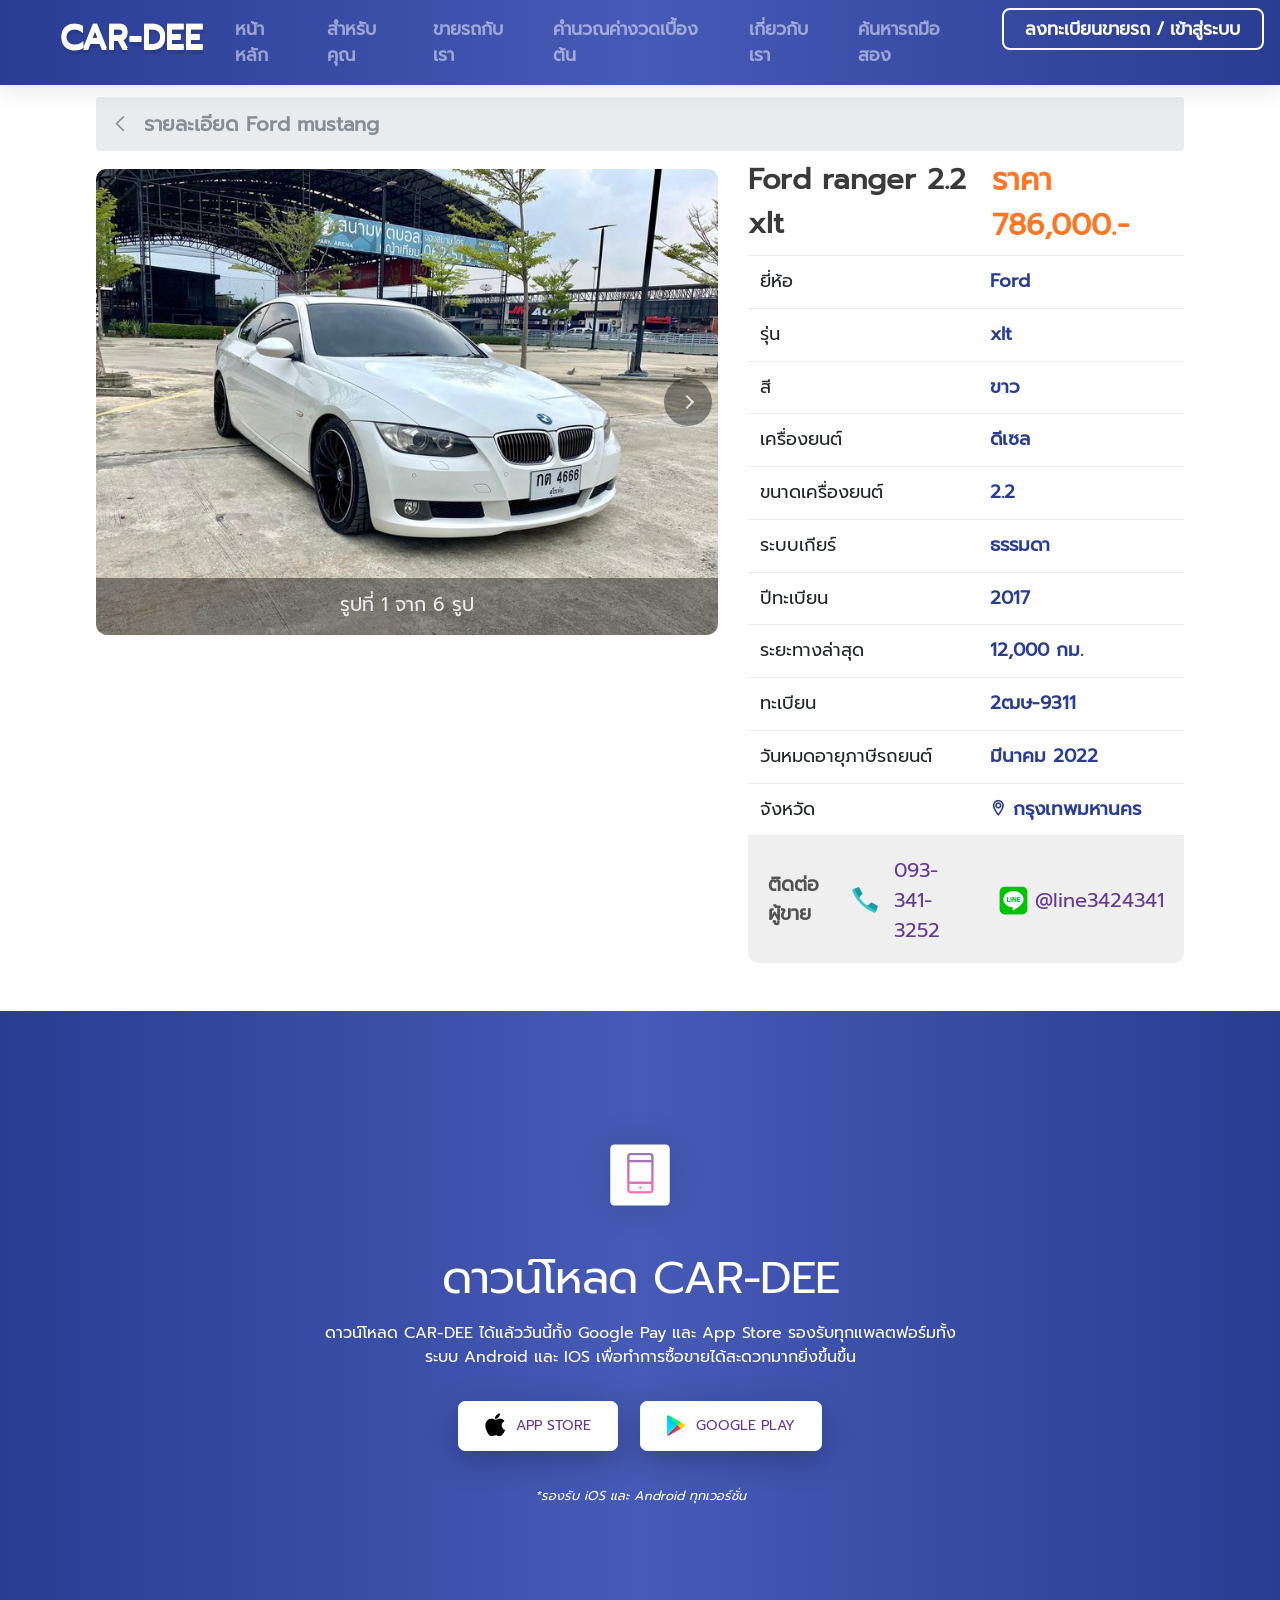
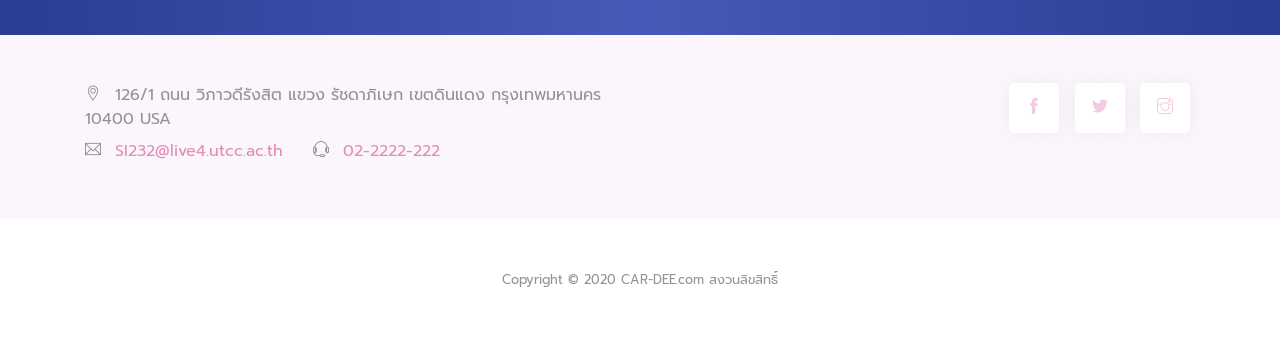
<file: car-detail.html>
<!doctype html>
<html lang="en" id="active">

<head>
    <title>CAR-DEE</title>
    <meta charset="utf-8">
    <meta name="viewport" content="width=device-width, initial-scale=1, shrink-to-fit=no">
    <meta name="description" content="Mobland - Mobile App Landing Page Template">
    <meta name="keywords" content="HTML5, bootstrap, mobile, app, landing, ios, android, responsive">
    <link rel="dns-prefetch" href="//fonts.googleapis.com">
    <link href="https://fonts.googleapis.com/css?family=Rubik:300,400,500" rel="stylesheet">
    <link rel="stylesheet" href="css/bootstrap.min.css">
    <link rel="stylesheet" href="css/themify-icons.css">
    <link rel="stylesheet" href="css/owl.carousel.min.css">
    <link href="css/style.css" rel="stylesheet">
</head>

<body data-spy="scroll" data-target="#navbar" data-offset="30"
    style="background: rgb(255, 255, 255);overflow-x: hidden;">
    <div class=" nav-menu fixed-top color-back" style="padding: 0 !important;">
        <div class="row">
            <div class="col-md-12">
                <nav class="navbar navbar-dark navbar-expand-lg">
                    <a class="navbar-brand" href="index.html" style="margin-left: 44px;">
                        <h3
                            style="font-weight: bold;color: #fff;    text-shadow: 0px 2px 0px #fff, 1px 6px 0px rgb(0 0 0 / 10%);">
                            CAR-DEE</h3>
                    </a>
                    <button class="navbar-toggler" type="button" data-toggle="collapse" data-target="#navbar"
                        aria-controls="navbar" aria-expanded="false" aria-label="Toggle navigation">
                        <span class="navbar-toggler-icon"></span>
                    </button>
                    <div class="collapse navbar-collapse" id="navbar"
                        style="flex-direction: column-reverse;display: flex; ">
                        <ul class="navbar-nav ">
                            <li class="nav-item"> <a class="nav-link " href="index.html?active=home"><b
                                        class="font-menu">หน้าหลัก</b></a> </li>
                            <li class="nav-item"> <a class="nav-link" href="index.html?active=search_car">
                                    <b class="font-menu">สำหรับคุณ</b></a> </li>
                            <li class="nav-item"> <a class="nav-link" href="index.html?active=gallery"><b
                                        class="font-menu">ขายรถกับเรา</b></a> </li>
                            <li class="nav-item"> <a class="nav-link" href="index.html?active=calculate"><b
                                        class="font-menu">คำนวณค่างวดเบื้องต้น</b></a> </li>
                            <li class="nav-item"> <a class="nav-link" href="index.html?active=contact"><b
                                        class="font-menu">เกี่ยวกับเรา</b> </a> </li>
                            <li class="nav-item"> <a class="nav-link" href="search-car.php" style="cursor: pointer;"><b
                                        class="font-menu">ค้นหารถมือสอง</b></a>
                            </li>
                            <li class="nav-item">
                                <a href="register.html"  style="color: #fff; border: 2px solid #fff; border-radius: 8px;"
                                    class="btn btn-outline-light my-3 my-sm-0 ml-lg-3">
                                    <b class="font-menu"> ลงทะเบียนขายรถ / เข้าสู่ระบบ</b></a>
                            </li>
                        </ul>

                    </div>
                </nav>
            </div>
        </div>
    </div>


    <div class="row" id="search_car" style="margin-top: 50px;">
        <div class="col">&nbsp;</div>
    </div>


    <div class="size-container ">
        <nav aria-label="breadcrumb">
            <ol class="breadcrumb">
                <li class="breadcrumb-item active" aria-current="page">
                    <span class="ti-angle-left" style="font-weight: bold;cursor: pointer;"
                        onclick="goToSearch()"></span> <b style="font-size: 20px; margin-left: 10px;">รายละเอียด Ford
                        mustang</b>
                </li>

            </ol>
        </nav>

        <div class="row">
            <div class="col-7" style="margin-top: 2px;">
                <div class="carousel-wrapper">
                    <div class="carousel-wrapper">
                        <div class="carousel">
                            <div id="imageCar"></div>
                            <div class="carousel-status"
                                style=" z-index: 1030;border-bottom-left-radius: 12px; border-bottom-right-radius: 12px;">
                                <p style="margin-top: 13px; font-size: 19px; color: #edecec;">
                                    <span id="statusImagesCount"></span> <span id="statusImagesTotal"></span>
                                </p>
                            </div>
                            <div id="next" class="carousel__button--next"></div>
                            <div id="prev" class="carousel__button--prev"></div>
                        </div>
                    </div>
                </div>

            </div>
            <div class="col" style="margin-top: -9px;">
                <div class="car-details-content">
                    <div class="detail-content"
                        style="display: flex; justify-content: space-between;margin-bottom: 2px;">
                        <b id="carName" style="color: rgb(58 58 58); font-size: 29px;"></b> <br>
                        <b id="carPrice" style="color: #ff7724;font-size: 30px;">ราคา 890,000.-</b>
                    </div>
                </div>
                <table class="table" style="margin-top: 7px;    margin-bottom: -9px;">
                    <tbody>

                        <tr>
                            <td class="color-header">ยี่ห้อ</td>
                            <th id="carBrand" class="color-detail"></th>
                        </tr>
                        <tr>
                            <td class="color-header">รุ่น</td>
                            <th id="carModel" class="color-detail"></th>
                        </tr>
                        <tr>
                            <td class="color-header">สี</td>
                            <th id="carColor" class="color-detail"></th>
                        </tr>
                        <tr>
                            <td class="color-header">เครื่องยนต์</td>
                            <th id="carEngine" class="color-detail"></th>
                        </tr>
                        <tr>
                            <td class="color-header">ขนาดเครื่องยนต์</td>
                            <th id="carEngineSize" class="color-detail"></th>
                        </tr>
                        <tr>
                            <td class="color-header"> ระบบเกียร์</td>
                            <th id="carGear" class="color-detail"></th>
                        </tr>
                        <tr>
                            <td class="color-header">ปีทะเบียน</td>
                            <th id="carYear" class="color-detail"></th>
                        </tr>
                        <tr>
                            <td class="color-header">ระยะทางล่าสุด</td>
                            <th id="carMiles" class="color-detail"></th>
                        </tr>
                        <tr>
                            <td class="color-header">ทะเบียน</td>
                            <th id="carRegistrationNumber" class="color-detail"></th>
                        </tr>
                        <tr>
                            <td class="color-header">วันหมดอายุภาษีรถยนต์</td>
                            <th id="carExpire" class="color-detail">มีนาคม 2022</th>
                        </tr>
                        <tr>
                            <td class="color-header">จังหวัด</td>
                            <th id="carLocation" class="color-detail">
                            </th>
                        </tr>
                        <tr>
                            <td></td>
                            <th></th>
                        </tr>
                    </tbody>
                </table>
                <div class="card"
                    style="background: #efefef; border: none;  margin-top: -24px; border-top-left-radius: 2px; border-top-right-radius: 2px; border-bottom-right-radius: 10px; border-bottom-left-radius: 10px;">
                    <div class="card-body" style="padding-top: 19px; padding-bottom: 18px;">
                        <div class="contact-sell"
                            style="display: flex; justify-content: flex-start; flex-direction: row; align-content: center; align-items: center;">
                            <b style="font-size: 19.3px; color: #525252; margin-right: 11px; ">ติดต่อผู้ขาย</b> <img
                                src="images/icons8-phone-48.png" class="img-fluid icon-width" alt="logo"
                                style="width: 32px;margin-left: 10px;">
                            <h4 class="modal-title" style="font-size: 20px;margin-left: 13px;">093-341-3252</h4>
                            <img src="images/icons8-line.svg" class="img-fluid icon-width" alt="logo"
                                style="width: 37px;margin-left: 19px;">
                            <h4 class="modal-title" style="font-size: 20px; margin-left: 3px;">@line3424341</h4>
                        </div>
                    </div>
                </div>
            </div>
        </div>
    </div>

    </div>



    <div class="section bg-gradient mt-5">
        <div class="container">
            <div class="call-to-action">
                <div class="box-icon"><span class="ti-mobile gradient-fill ti-3x"></span></div>
                <h2>ดาวน์โหลด CAR-DEE</h2>
                <p class="tagline" style=" color: #FFF !important;">ดาวน์โหลด CAR-DEE ได้แล้ววันนี้ทั้ง Google
                    Pay และ App Store รองรับทุกแพลตฟอร์มทั้งระบบ Android และ IOS
                    เพื่อทำการซื้อขายได้สะดวกมากยิ่งขึ้นขึ้น
                </p>
                <div class="my-4">
                    <a href="#" class="btn btn-light" style="border-radius: 7px;"><img src="images/appleicon.png"
                            alt="icon"> App
                        Store</a>
                    <a href="#" class="btn btn-light" style="border-radius: 7px;"><img src="images/playicon.png"
                            alt="icon">
                        Google play</a>
                </div>
                <p style=" color: #FFF !important;"><small><i>*รองรับ iOS และ Android ทุกเวอร์ชั่น</i></small></p>
            </div>
        </div>

    </div>
    <div class="light-bg py-5">
        <div class="container">
            <div class="row">
                <div class="col-lg-6 text-center text-lg-left">
                    <p class="mb-2"> <span class="ti-location-pin mr-2"></span> 126/1 ถนน วิภาวดีรังสิต แขวง รัชดาภิเษก
                        เขตดินแดง กรุงเทพมหานคร 10400
                        USA
                    </p>
                    <div class=" d-block d-sm-inline-block">
                        <p class="mb-2">
                            <span class="ti-email mr-2"></span> <a class="mr-4"
                                href="mailto:support@mobileapp.com">SI232@live4.utcc.ac.th</a>
                        </p>
                    </div>
                    <div class="d-block d-sm-inline-block">
                        <p class="mb-0">
                            <span class="ti-headphone-alt mr-2"></span> <a href="tel:51836362800">02-2222-222</a>
                        </p>
                    </div>
                </div>
                <div class="col-lg-6">
                    <div class="social-icons">
                        <a href="#"><span class="ti-facebook"></span></a>
                        <a href="#"><span class="ti-twitter-alt"></span></a>
                        <a href="#"><span class="ti-instagram"></span></a>
                    </div>
                </div>
            </div>
        </div>
    </div>
    <footer class="my-5 text-center">
        <p class="mb-2"><small>Copyright © 2020 CAR-DEE.com สงวนลิขสิทธิ์</small></p>
    </footer>
    <script src="js/jquery-3.2.1.min.js"></script>
    <script src="js/bootstrap.bundle.min.js"></script>
    <script src="js/owl.carousel.min.js"></script>
    <script src="js/script.js"></script>

    <script>

        function goToSearch() {
            window.location.href = 'search-car.php';
        }

        detailCar = {
            name: "Ford ranger 2.2 xlt",
            year: "2017",
            brand: "Ford",
            model: "xlt",
            price: 786000,
            engine: "ดีเซล",
            engineSize: "2.2",
            gear: "ธรรมดา",
            color: "ขาว",
            phoneContact: "0982139552",
            lineContact: "@line42452",
            locationCar: "กรุงเทพมหานคร",
            registrationNumber: "2ฒษ-9311",
            expire: "มีนาคม 2022",
            miles: 12000,
            listImage: [
                {
                    id: 1,
                    image: "images/car2/1.jpg",
                },
                {
                    id: 2,
                    image: "images/car2/2.jpg",
                },
                {
                    id: 3,
                    image: "images/car2/3.jpg",
                },
                {
                    id: 4,
                    image: "images/car2/5.jpg",
                },
                {
                    id: 5,
                    image: "images/car2/4.jpg",
                },
                {
                    id: 5,
                    image: "images/car2/6.jpg",
                }
            ]
        }
        var carName = document.getElementById('carName');
        carName.innerHTML = detailCar.name

        var carPrice = document.getElementById('carPrice');
        carPrice.innerHTML = "ราคา " + convertMoney(detailCar.price) + ".-"

        var carGear = document.getElementById('carGear');
        carGear.innerHTML = detailCar.gear

        var carColor = document.getElementById('carColor');
        carColor.innerHTML = detailCar.color

        var carBrand = document.getElementById('carBrand');
        carBrand.innerHTML = detailCar.brand

        var carYear = document.getElementById('carYear');
        carYear.innerHTML = detailCar.year

        var carEngine = document.getElementById('carEngine');
        carEngine.innerHTML = detailCar.engine

        var carModel = document.getElementById('carModel');
        carModel.innerHTML = detailCar.model

        var carEngineSize = document.getElementById('carEngineSize');
        carEngineSize.innerHTML = detailCar.engineSize

        var carMiles = document.getElementById('carMiles');
        carMiles.innerHTML = convertMoney(detailCar.miles) + " กม."

        var carRegistrationNumber = document.getElementById('carRegistrationNumber');
        carRegistrationNumber.innerHTML = detailCar.registrationNumber

        var carExpire = document.getElementById('carExpire');
        carExpire.innerHTML = detailCar.expire

        var carLocation = document.getElementById('carLocation');
        carLocation.innerHTML = '<span class="ti-location-pin" style="font-weight: bold;cursor: pointer;font-size: 16px;"></span> ' + detailCar.locationCar

        // set data

        const carImage = document.getElementById("imageCar");
        carImage.innerHTML = detailCar.listImage
            .map(({ id, image }, i) => `
                  <img id="active-image" class="carousel__photo " src="${image}">`).join("");

        function convertMoney(money) {
            return (Number(money)).toFixed(1).replace(/\d(?=(\d{3})+\.)/g, '$&,').split(".")[0];

        }
        !(function (d) {
            var itemClassName = "carousel__photo";
            items = d.getElementsByClassName(itemClassName),
                totalItems = items.length,
                slide = 0,
                moving = true;
            var statusImagesTotal = document.getElementById('statusImagesTotal');
            statusImagesTotal.innerHTML = "จาก " + totalItems + " รูป"
            var statusImagesCount = document.getElementById('statusImagesCount');
            statusImagesCount.innerHTML = "รูปที่ " + (slide + 1)
            if ((slide + 1) <= 1) {
                document.getElementById('prev').style.display = 'none'
            }
            function setInitialClasses() {
                items[totalItems - 1].classList.add("prev");
                items[0].classList.add("active");
                items[1].classList.add("next");
            }

            function setEventListeners() {
                var next = d.getElementsByClassName('carousel__button--next')[0],
                    prev = d.getElementsByClassName('carousel__button--prev')[0];

                next.addEventListener('click', moveNext);
                prev.addEventListener('click', movePrev);
            }
            function disableInteraction() {
                moving = true;

                setTimeout(function () {
                    moving = false
                }, 500);
            }

            function moveCarouselTo(slide) {
                if ((slide + 1) <= 1) {
                    document.getElementById('prev').style.display = 'none'
                } else {
                    document.getElementById('prev').style.display = 'grid'
                }
                if ((slide + 1) == totalItems) {
                    document.getElementById('next').style.display = 'none'
                } else {
                    document.getElementById('next').style.display = 'grid'
                }

                var statusImagesCount = document.getElementById('statusImagesCount');
                statusImagesCount.innerHTML = "รูปที่ " + (slide + 1)
                if (!moving) {
                    disableInteraction();
                    var newPrevious = slide - 1,
                        newNext = slide + 1,
                        oldPrevious = slide - 2,
                        oldNext = slide + 2;
                    if ((totalItems - 1) > 3) {
                        if (newPrevious <= 0) {
                            oldPrevious = (totalItems - 1);
                        } else if (newNext >= (totalItems - 1)) {
                            oldNext = 0;
                        }
                        if (slide === 0) {
                            newPrevious = (totalItems - 1);
                            oldPrevious = (totalItems - 2);
                            oldNext = (slide + 1);
                        } else if (slide === (totalItems - 1)) {
                            newPrevious = (slide - 1);
                            newNext = 0;
                            oldNext = 1;
                        }
                        items[oldPrevious].className = itemClassName;
                        items[oldNext].className = itemClassName;
                        items[newPrevious].className = itemClassName + " prev";
                        items[slide].className = itemClassName + " active";
                        items[newNext].className = itemClassName + " next";
                    }
                }
            }

            function moveNext() {
                if (!moving) {
                    if (slide === (totalItems - 1)) {
                        slide = 0;
                    } else {
                        slide++;
                    }
                    moveCarouselTo(slide);
                }
            }
            function movePrev() {
                if (!moving) {
                    if (slide === 0) {
                        slide = (totalItems - 1);
                    } else {
                        slide--;
                    }
                    moveCarouselTo(slide);
                }
            }
            function initCarousel() {
                setInitialClasses();
                setEventListeners();
                moving = false;
            }
            initCarousel();

        }(document));


    </script>
</body>

<style>
    .carousel-status {
        width: 100%;
        display: flex;
        z-index: 1030;
        position: absolute;
        justify-content: center;
        bottom: 0;
        background: rgb(2 2 2 / 40%);

    }

    @font-face {
        font-family: "Prompt";
        src: url("fonts/Prompt-Regular.ttf"), url("fonts/Prompt-Medium.ttf"),
            url("fonts/Prompt-SemiBold.ttf");
    }

    .color-detail {
        color: rgb(41, 61, 147);
        font-size: 18.5px;
    }
    .color-header{
        font-size: 18px;
    }

    .input-style {
        cursor: pointer;
        border-radius: 12px;
        width: 100%;
        border: none;
        background: #efefef;
        -webkit-box-shadow: inset 0 -1px 0 #ebebeb;
        box-shadow: inset 0 -1px 0 #ebebeb;
        padding: 0 10px;
        -webkit-appearance: none;
        -moz-appearance: none;
        -o-appearance: none;
    }

    input[type=radio] {
        width: 20px;
        height: 20px;
    }

    * {
        font-family: "Prompt", sans-serif;
    }

    .ti-angle-left:hover {
        color: rgb(41, 61, 147);
        font-size: 18px;
    }

    .font-menu {
        font-size: 17.5px !important;
    }

    .nav-menu.color-back {
        background-color: rgb(74, 13, 143);
        background: -moz-linear-gradient(90deg, rgb(41, 61, 147) 0%, rgb(70, 90, 183) 50%, rgb(41, 61, 147) 100%);
        background: -webkit-linear-gradient(90deg, rgb(41, 61, 147) 0%, rgb(70, 90, 183) 50%, rgb(41, 61, 147) 100%);
        background: linear-gradient(90deg, rgb(41, 61, 147) 0%, rgb(70, 90, 183) 50%, rgb(41, 61, 147) 100%);
        -webkit-box-shadow: 0px 5px 23px 0px rgba(0, 0, 0, 0.1);
        -moz-box-shadow: 0px 5px 23px 0px rgba(0, 0, 0, 0.1);
        box-shadow: 0px 5px 23px 0px rgba(0, 0, 0, 0.1);
    }

    .size-container {
        margin-left: 7.5%;
        margin-right:  7.5%;
        margin-top: 23px;
    }


    /* <------------------carousel----------------> */

    .carousel-wrapper {
        overflow: hidden;
        /* width: 90%; */
        margin: auto;
    }

    .carousel-wrapper * {
        box-sizing: border-box;
    }

    .carousel {
        -webkit-transform-style: preserve-3d;
        -moz-transform-style: preserve-3d;
        transform-style: preserve-3d;
    }

    .carousel__photo {
        opacity: 0;
        position: absolute;
        top: 0;
        width: 100%;
        margin: auto;
        border-radius: 10px;
        /* padding: 1rem 4rem; */
        z-index: 100;
        transition: transform .5s, opacity .5s, z-index .5s;
    }

    .carousel__photo.initial,
    .carousel__photo.active {
        opacity: 1;
        position: relative;
        z-index: 900;
    }

    .carousel__photo.prev,
    .carousel__photo.next {
        z-index: 800;
    }

    .carousel__photo.prev {
        transform: translateX(-100%);
    }

    .carousel__photo.next {
        transform: translateX(100%);
    }

    .carousel__button--prev,
    .carousel__button--next {
        position: absolute;
        top: 50%;
        width: 3rem;
        height: 3rem;
        background: rgb(2 2 2 / 40%);
        transform: translateY(-50%);
        border-radius: 50%;
        cursor: pointer;
        z-index: 1001;
        /* border: 1px solid black; */
    }

    .carousel__button--prev {
        left: 6px;
    }

    .carousel__button--next {
        right: 6px;
    }

    .carousel__button--prev::after,
    .carousel__button--next::after {
        content: " ";
        position: absolute;
        width: 10px;
        height: 10px;
        top: 50%;
        left: 54%;
        border-right: 2px solid #e5e3e3;
        border-bottom: 2px solid #e5e3e3;
        transform: translate(-50%, -50%) rotate(135deg);
    }

    .carousel__button--next::after {
        left: 47%;
        transform: translate(-50%, -50%) rotate(-45deg);
    }
</style>

</html>
</file>
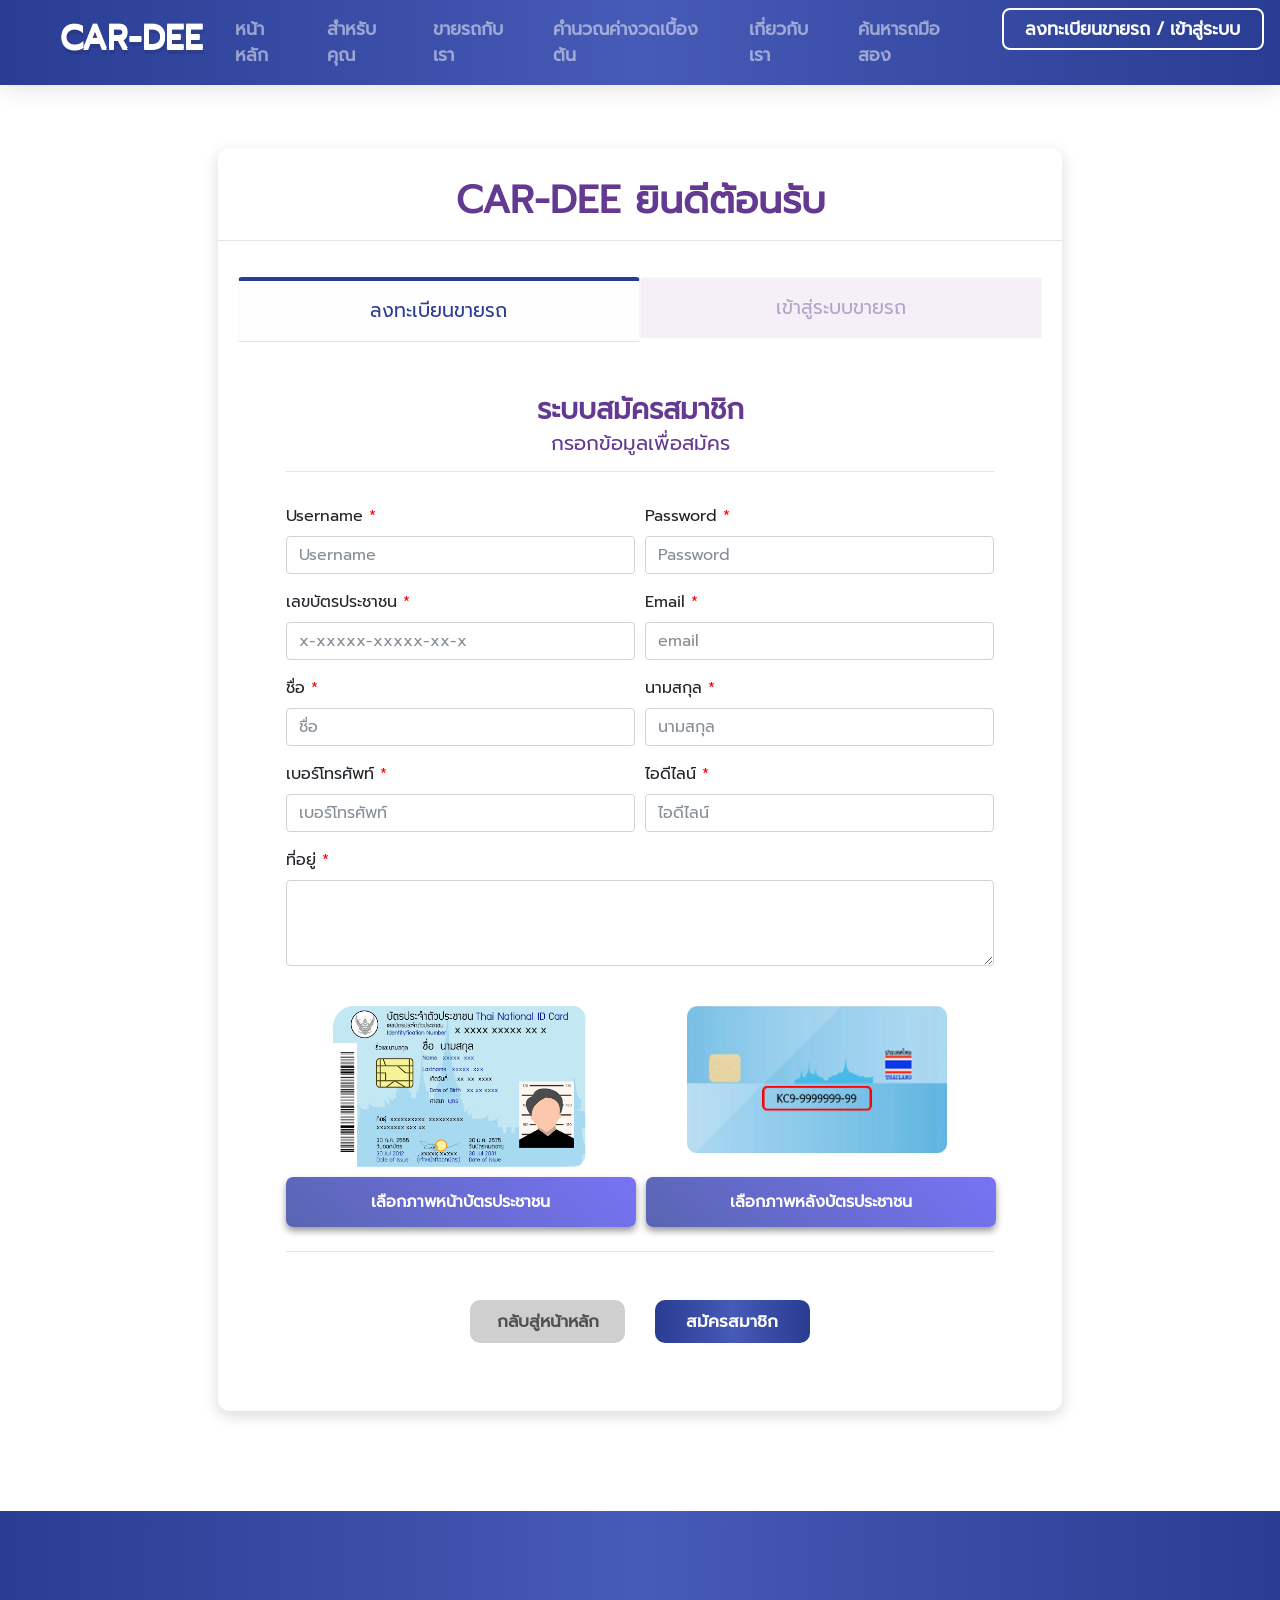
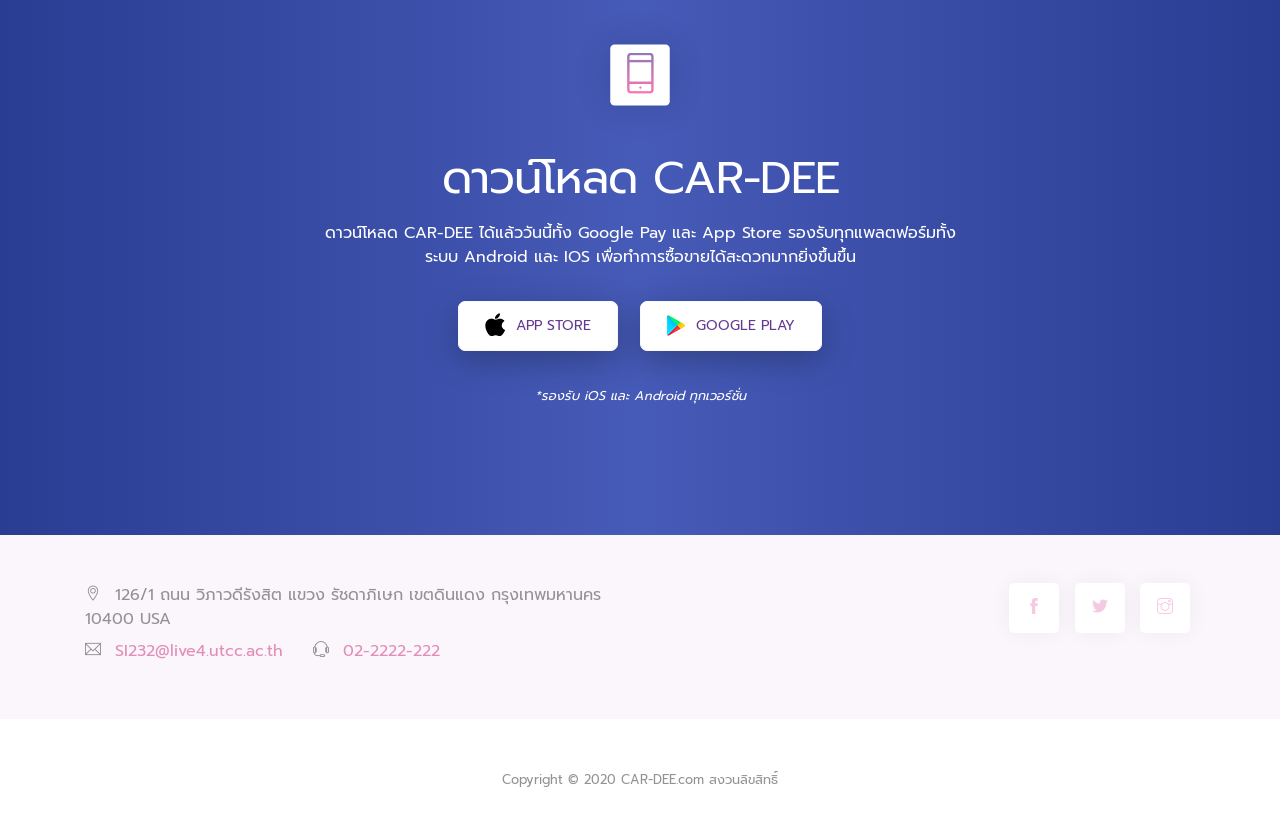
<file: register.html>
<!doctype html>
<html lang="en">

<head>
    <title>CAR-DEE</title>
    <meta charset="utf-8">
    <meta name="viewport" content="width=device-width, initial-scale=1, shrink-to-fit=no">
    <meta name="description" content="Mobland - Mobile App Landing Page Template">
    <meta name="keywords" content="HTML5, bootstrap, mobile, app, landing, ios, android, responsive">
    <link rel="dns-prefetch" href="//fonts.googleapis.com">
    <link href="https://fonts.googleapis.com/css?family=Rubik:300,400,500" rel="stylesheet">
    <link rel="stylesheet" href="css/bootstrap.min.css">
    <link rel="stylesheet" href="css/themify-icons.css">
    <link rel="stylesheet" href="css/owl.carousel.min.css">
    <link href="css/style.css" rel="stylesheet">\
</head>

<body data-spy="scroll" data-target="#navbar" data-offset="30" id="active"
    style="background: rgb(255, 255, 255);overflow-x: hidden;">
    <div class=" nav-menu fixed-top color-back">
        <div class="row">
            <div class="col-md-12">
                <nav class="navbar navbar-dark navbar-expand-lg">
                    <a class="navbar-brand" href="index.html" style="margin-left: 44px;">
                        <h3
                            style="font-weight: bold;color: #fff;    text-shadow: 0px 2px 0px #fff, 1px 6px 0px rgb(0 0 0 / 10%);">
                            CAR-DEE</h3>
                    </a>
                    <button class="navbar-toggler" type="button" data-toggle="collapse" data-target="#navbar"
                        aria-controls="navbar" aria-expanded="false" aria-label="Toggle navigation">
                        <span class="navbar-toggler-icon"></span>
                    </button>
                    <div class="collapse navbar-collapse" id="navbar"
                        style="flex-direction: column-reverse;display: flex; ">
                        <ul class="navbar-nav ">
                            <li class="nav-item"> <a class="nav-link " href="index.html?active=home"><b
                                        class="font-menu">หน้าหลัก</b></a> </li>
                            <li class="nav-item"> <a class="nav-link" href="index.html?active=search_car">
                                    <b class="font-menu">สำหรับคุณ</b></a> </li>
                            <li class="nav-item"> <a class="nav-link" href="index.html?active=gallery"><b
                                        class="font-menu">ขายรถกับเรา</b></a> </li>
                            <li class="nav-item"> <a class="nav-link" href="index.html?active=calculate"><b
                                        class="font-menu">คำนวณค่างวดเบื้องต้น</b></a> </li>
                            <li class="nav-item"> <a class="nav-link" href="index.html?active=contact"><b
                                        class="font-menu">เกี่ยวกับเรา</b> </a> </li>
                            <li class="nav-item"> <a class="nav-link" href="search-car.html" style="cursor: pointer;"><b
                                        class="font-menu">ค้นหารถมือสอง</b></a>
                            </li>
                            <li class="nav-item">
                                <a href="register.html" style="color: #fff; border: 2px solid #fff; border-radius: 8px;"
                                    class="btn btn-outline-light my-3 my-sm-0 ml-lg-3">
                                    <b class="font-menu"> ลงทะเบียนขายรถ / เข้าสู่ระบบ</b></a>
                            </li>
                        </ul>

                    </div>
                </nav>
            </div>
        </div>
    </div>


    <div class="row" id="search_car" style="margin-top: 50px;">
        <div class="col">&nbsp;</div>
    </div>


    <div class="size-container ">

        <div class="card"
            style="box-shadow: rgba(0, 0, 0, 0.15) 0px 5px 15px 0px;margin-top: 50px;margin-bottom: 100px;border-radius: 12px; border: none;">
            <div class="section-title" style="margin-top: 30px;margin-bottom: 0px;">
                <h3 style="color: #633991; font-size: 38px; font-weight: bold;">CAR-DEE ยินดีต้อนรับ </h3>
                <hr>
            </div>
            <div class="card-body text-center">
                <div class="row">
                    <div class="col">
                        <ul class="nav nav-tabs nav-justified" role="tablist">
                            <li class="nav-item">
                                <a class="nav-link active" data-toggle="tab" href="#register">ลงทะเบียนขายรถ</a>
                            </li>
                            <li class="nav-item">
                                <a class="nav-link" data-toggle="tab" href="#login">เข้าสู่ระบบขายรถ</a>
                            </li>
                        </ul>
                        <div class="tab-content" style="box-shadow: none !important;">
                            <div class="tab-pane fade show active text-left" id="register"
                                style="border-top-width: 7px;">
                                <div class="row mb-3">
                                    <div class="col text-center">
                                        <b style="font-size: 28px !important;color: #633991;">ระบบสมัครสมาชิก</b>
                                        <h4>กรอกข้อมูลเพื่อสมัคร</h4>
                                        <hr>
                                    </div>
                                </div>
                                <div class="form-row">
                                    <div class="form-group col-md-6">
                                        <label for="usernameRegis">Username <span style="color: red;">*</span></label>
                                        <input type="text" class="form-control" id="usernameRegis"
                                            placeholder="Username">
                                        <div class="invalid-feedback">
                                            username ต้องมากกว่า 6 ตัวขึ้นไป
                                        </div>
                                    </div>
                                    <div class="form-group col-md-6">
                                        <label for="passwordRegis">Password <span style="color: red;">*</span></label>
                                        <input type="password" class="form-control" id="passwordRegis"
                                            placeholder="Password">
                                        <div class="invalid-feedback">
                                            password ต้องมากกว่า 6 ตัวขึ้นไป
                                        </div>
                                    </div>

                                    <div class="form-group col-md-6">
                                        <label for="cid">เลขบัตรประชาชน <span style="color: red;">*</span></label>
                                        <input type="text" class="form-control" id="cid"   maxlength="13"
                                            placeholder="x-xxxxx-xxxxx-xx-x">
                                        <div class="invalid-feedback">
                                            เลขบัตรประชาชน 13 หลักไม่ถูกต้อง
                                        </div>
                                    </div>
                                    <div class="form-group col-md-6">
                                        <label for="back_cid">Email <span
                                                style="color: red;">*</span></label>
                                        <input type="text" class="form-control" id="email"
                                            placeholder="email">
                                        <div class="invalid-feedback">
                                            กรอก Email ไม่ถูกต้อง
                                        </div>
                                    </div>
                                    <div class="form-group col-md-6">
                                        <label for="fname">ชื่อ <span style="color: red;">*</span></label>
                                        <input type="text" class="form-control" id="fname" placeholder="ชื่อ">
                                        <div class="invalid-feedback">
                                            กรุณากรอกชื่อ
                                        </div>
                                    </div>
                                    <div class="form-group col-md-6">
                                        <label for="lname">นามสกุล <span style="color: red;">*</span></label>
                                        <input type="text" class="form-control" id="lname" placeholder="นามสกุล">
                                        <div class="invalid-feedback">
                                            กรุณากรอกนามสกุล
                                        </div>
                                    </div>
                                    <div class="form-group col-md-6">
                                        <label for="phoneNumber">เบอร์โทรศัพท์ <span
                                                style="color: red;">*</span></label>
                                        <input type="text" class="form-control" maxlength="10" id="phoneNumber"
                                            placeholder="เบอร์โทรศัพท์">
                                        <div class="invalid-feedback">
                                            กรอกเบอร์โทรศัพท์ 10 หลักเท่านั้น
                                        </div>
                                    </div>
                                    <div class="form-group col-md-6">
                                        <label for="idline">ไอดีไลน์ <span style="color: red;">*</span></label>
                                        <input type="text" class="form-control" id="idline" placeholder="ไอดีไลน์">
                                        <div class="invalid-feedback">
                                            กรุณากรอกไอดีไลน์
                                        </div>
                                    </div>
                                    <div class="form-group col-md-12">
                                        <label for="address">ที่อยู่ <span style="color: red;">*</span></label>
                                        <textarea class="form-control" id="address" rows="3"></textarea>
                                        <div class="invalid-feedback">
                                            กรุณากรอกที่อยู่
                                        </div>
                                    </div>
                                </div>



                                <div class="mt-lg-4"
                                    style="margin-bottom: 16px;display: flex;margin-bottom: 5px;justify-content: space-around;">
                                    <div class="image-f">
                                        <img id="fileFShow" src="images/cid/id_puth.png" alt="รอเลือกภาพ"
                                            style="width: 260px;" />
                                    </div>

                                    <div class="image-b">
                                        <img id="fileBShow" src="images/cid/laser_code.png" alt="รอเลือกภาพ"
                                            style="width: 260px;" />
                                    </div>

                                </div>
                                <div
                                    style="display: flex;margin-bottom: 16px;justify-content: space-around;margin-top: 10px;">
                                    <div class="file-input" style="margin-right: 10px;">
                                        <input accept="image/*" type='file' id="fileF" id="fileF" name="fileF"
                                            class="file">
                                        <label for="fileF">เลือกภาพหน้าบัตรประชาชน</label>
                                    </div>
                                    <div class="file-input">
                                        <input type="file" id="fileB" name="fileB" class="file">
                                        <label for="fileB">เลือกภาพหลังบัตรประชาชน</label>
                                    </div>
                                </div>
                                <hr>
                                <div class="row mt-5">
                                    <div class="col-3"></div>
                                    <div class="col-3">
                                        <button type="button" class="btn btn-block"
                                            style="border-radius: 10px;background-color: #cfcfcf;cursor: pointer;padding-top: 8px; padding-bottom: 8px;">
                                            <b style="font-size: 17px;color: #505050;"
                                                class="mt-2 mb-2">กลับสู่หน้าหลัก</b></button>
                                    </div>
                                    <div class="col-3">
                                        <button type="button" class="btn btn-block" onclick="register()"
                                            style="border-radius: 10px;padding-top: 8px; padding-bottom: 8px; background: linear-gradient(90deg, rgb(41, 61, 147) 0%, rgb(70, 90, 183) 50%, rgb(41, 61, 147) 100%);cursor: pointer;">
                                            <b style="font-size: 17px;color: #fff;">สมัครสมาชิก</b></button>
                                    </div>
                                </div>
                            </div>

                            <div class="tab-pane fade" id="login">

                                <div class="row">
                                    <div class="col-3"></div>
                                    <div class="col-6">
                                        <b style="font-size: 28px !important;color: #633991;">เข้าสู่ระบบ</b>
                                        <h4>Login to Continue</h4>
                                        <hr>
                                    </div>
                                </div>
                                <div class="row">
                                    <div class="col-3"></div>
                                    <div class="col-6">
                                        <div class="form-group mt-2" style="text-align: left;">
                                            <span class="ti-user position-icon"></span>
                                            <input class="form-control input-style" type="text"
                                                placeholder="Enter username" id="username">
                                            <div class="invalid-feedback"
                                                style="margin-left: 48px;margin-bottom: -15px;">
                                                username ต้องมากกว่า 6 ตัวขึ้นไป
                                            </div>
                                        </div>
                                    </div>
                                </div>
                                <div class="row">
                                    <div class="col-3"></div>
                                    <div class="col-6">
                                        <div class="form-group mt-2" style="text-align: left;">
                                            <span class="ti-key position-icon"></span>
                                            <input class="form-control input-style" type="password"
                                                placeholder="Enter password" id="password">
                                            <div class="invalid-feedback" style="margin-left: 48px;">
                                                password ต้องมากกว่า 6 ตัวขึ้นไป
                                            </div>
                                        </div>
                                    </div>
                                </div>
                                <div class="row">
                                    <div class="col-3"></div>
                                    <div class="col-6" style="display: flex;justify-content: space-between;">
                                        <div class="form-check form-check-inline" style="margin-left: 35px;">
                                            <input class="form-check-input" type="checkbox" id="inlineCheckbox1"
                                                value="option1" style="zoom: 1.5;margin-top: 2px;">
                                            <label class="form-check-label pl-0" for="inlineCheckbox1"
                                                style="color: #606060;">จำรหัสผ่าน</label>
                                        </div>
                                        <u style="color: #606060;"><span class="ti-key"></span>&nbsp;ลืมรหัสผ่าน</u>
                                    </div>
                                </div>
                                <div class="row mt-4">
                                    <div class="col-3"></div>
                                    <div class="col-3">
                                        <button type="button" class="btn btn-block"
                                            style="border-radius: 10px;background-color: #cfcfcf;cursor: pointer;padding-top: 8px; padding-bottom: 8px;">
                                            <b style="font-size: 17px;color: #505050;"
                                                class="mt-2 mb-2">กลับสู่หน้าหลัก</b></button>
                                    </div>
                                    <div class="col-3">
                                        <button type="button" class="btn btn-block" onclick="login()"
                                            style="border-radius: 10px;padding-top: 8px; padding-bottom: 8px; background: linear-gradient(90deg, rgb(41, 61, 147) 0%, rgb(70, 90, 183) 50%, rgb(41, 61, 147) 100%);cursor: pointer;">
                                            <b style="font-size: 17px;color: #fff;">เข้าสู่ระบบ</b></button>
                                    </div>
                                </div>

                            </div>
                        </div>
                    </div>
                </div>
            </div>
        </div>
    </div>



    <div class="section bg-gradient mt-5">
        <div class="container">
            <div class="call-to-action">
                <div class="box-icon"><span class="ti-mobile gradient-fill ti-3x"></span></div>
                <h2>ดาวน์โหลด CAR-DEE</h2>
                <p class="tagline" style=" color: #FFF !important;">ดาวน์โหลด CAR-DEE ได้แล้ววันนี้ทั้ง Google
                    Pay และ App Store รองรับทุกแพลตฟอร์มทั้งระบบ Android และ IOS
                    เพื่อทำการซื้อขายได้สะดวกมากยิ่งขึ้นขึ้น
                </p>
                <div class="my-4">
                    <a href="#" class="btn btn-light" style="border-radius: 7px;"><img src="images/appleicon.png"
                            alt="icon"> App
                        Store</a>
                    <a href="#" class="btn btn-light" style="border-radius: 7px;"><img src="images/playicon.png"
                            alt="icon">
                        Google play</a>
                </div>
                <p style=" color: #FFF !important;"><small><i>*รองรับ iOS และ Android ทุกเวอร์ชั่น</i></small></p>
            </div>
        </div>

    </div>
    <div class="light-bg py-5">
        <div class="container">
            <div class="row">
                <div class="col-lg-6 text-center text-lg-left">
                    <p class="mb-2"> <span class="ti-location-pin mr-2"></span> 126/1 ถนน วิภาวดีรังสิต แขวง รัชดาภิเษก
                        เขตดินแดง กรุงเทพมหานคร 10400
                        USA
                    </p>
                    <div class=" d-block d-sm-inline-block">
                        <p class="mb-2">
                            <span class="ti-email mr-2"></span> <a class="mr-4"
                                href="mailto:support@mobileapp.com">SI232@live4.utcc.ac.th</a>
                        </p>
                    </div>
                    <div class="d-block d-sm-inline-block">
                        <p class="mb-0">
                            <span class="ti-headphone-alt mr-2"></span> <a href="tel:51836362800">02-2222-222</a>
                        </p>
                    </div>
                </div>
                <div class="col-lg-6">
                    <div class="social-icons">
                        <a href="#"><span class="ti-facebook"></span></a>
                        <a href="#"><span class="ti-twitter-alt"></span></a>
                        <a href="#"><span class="ti-instagram"></span></a>
                    </div>
                </div>
            </div>
        </div>
    </div>
    <footer class="my-5 text-center">
        <p class="mb-2"><small>Copyright © 2020 CAR-DEE.com สงวนลิขสิทธิ์</small></p>
    </footer>
    <script src="js/jquery-3.2.1.min.js"></script>
    <script src="js/bootstrap.bundle.min.js"></script>
    <script src="js/owl.carousel.min.js"></script>
    <script src="js/script.js"></script>

    <script>
        fileF.onchange = evt => {
            const [file] = fileF.files
            if (file) {
                fileFShow.src = URL.createObjectURL(file)
            }
        }

        fileB.onchange = evt => {
            const [file] = fileB.files
            if (file) {
                fileBShow.src = URL.createObjectURL(file)
            }
        }
     
        function scripCheckCID(id) {
            if (!IsNumeric(id)) return false;
            if (id.substring(0, 1) == 0) return false;
            if (id.length != 13) return false;
            for (i = 0, sum = 0; i < 12; i++)
                sum += parseFloat(id.charAt(i)) * (13 - i);
            if ((11 - sum % 11) % 10 != parseFloat(id.charAt(12))) return false;
            return true;
        }
        function IsNumeric(input) {
            var RE = /^-?(0|INF|(0[1-7][0-7]*)|(0x[0-9a-fA-F]+)|((0|[1-9][0-9]*|(?=[\.,]))([\.,][0-9]+)?([eE]-?\d+)?))$/;
            return (RE.test(input));
        }

        function validateRegister() {
            var username = document.getElementById("usernameRegis")
            var password = document.getElementById("passwordRegis")
            var cid = document.getElementById("cid")
            var email = document.getElementById("email")
            var fname = document.getElementById("fname")
            var lname = document.getElementById("lname")
            var phoneNumber = document.getElementById("phoneNumber")
            var idline = document.getElementById("idline")
            var address = document.getElementById("address")

            if (username.value && username.value.length >= 6) {
                username.classList.remove("is-invalid");
            } else {
                username.classList.add("is-invalid");
            }
            if (password.value && password.value.length >= 6) {
                password.classList.remove("is-invalid");
            } else {
                password.classList.add("is-invalid");
            }
            if ((cid.value && cid.value.length == 13) && scripCheckCID(cid.value)) {
                cid.classList.remove("is-invalid");
            } else {
                cid.classList.add("is-invalid");
            }
            if (email.value && email.value.length == 12) {
                email.classList.remove("is-invalid");
            } else {
                email.classList.add("is-invalid");
            }
            if (fname.value) {
                fname.classList.remove("is-invalid");
            } else {
                fname.classList.add("is-invalid");
            }
            if (lname.value) {
                lname.classList.remove("is-invalid");
            } else {
                lname.classList.add("is-invalid");
            }
            if (phoneNumber.value && phoneNumber.value.length == 10) {
                phoneNumber.classList.remove("is-invalid");
            } else {
                phoneNumber.classList.add("is-invalid");
            }
            if (idline.value) {
                idline.classList.remove("is-invalid");
            } else {
                idline.classList.add("is-invalid");
            }
            if (address.value) {
                address.classList.remove("is-invalid");
            } else {
                address.classList.add("is-invalid");
            }
            if ((username.value && username.value.length >= 6) && (password.value && password.value.length >= 6) && (cid.value && cid.value.length == 13)
                && (backCid.value && backCid.value.length == 12) && fname.value && lname.value && (phoneNumber.value && phoneNumber.value.length == 10)
                && idline.value && address.value) {
              return true;
            }
            return false;
        }


        function register() {
            if(validateRegister()){

            }
        }


        function validateLogin() {
            var username = document.getElementById("username")
            var password = document.getElementById("password")
            if (username.value && username.value.length >= 6) {
                username.classList.remove("is-invalid");
            } else {
                username.classList.add("is-invalid");
                return;
            }
            if (password.value && password.value.length >= 6) {
                password.classList.remove("is-invalid");
            } else {
                password.classList.add("is-invalid");
                return;
            }
            return true;
        }

        function login() {
            if (validateLogin()) {
                // login
                console.log("login");
            }
        }




    </script>
</body>

<style>
    .position-icon {
        position: absolute;
        left: 14px;
        top: 8px;
        border-radius: 10px;
        font-size: 22px;
        color: #fff;
        z-index: 1030;
        padding: 14px;
        background: linear-gradient(90deg, rgb(41, 61, 147) 0%, rgb(70, 90, 183) 50%, rgb(41, 61, 147) 100%);
    }


    .input-style {
        height: 50px;
        cursor: pointer;
        border-radius: 8px;
        width: 100%;
        /* border: none; */
        background-color: #eaebf3 !important;
        padding: 0 10px;
        -webkit-appearance: none;
        -moz-appearance: none;
        position: relative;
        -webkit-box-shadow: none;
        box-shadow: none !important;
        /* outline: none !important; */
        padding-left: 60px !important;
    }

    .file {
        opacity: 0;
        width: 0.1px;
        height: 0.1px;
        position: absolute;
    }

    .file-input label {
        display: block;
        position: relative;
        width: 350px;
        height: 50px;
        border-radius: 7px;
        background: linear-gradient(40deg, #5965b1, #7873f5);
        box-shadow: 0 4px 7px rgba(0, 0, 0, 0.4);
        display: flex;
        align-items: center;
        justify-content: center;
        color: #fff;
        font-weight: bold;
        cursor: pointer;
        transition: transform .2s ease-out;
    }

    .row-image {
        margin-top: 10px;
        display: flex;
        flex-wrap: nowrap;
        justify-content: space-around;
    }

    @font-face {
        font-family: "Prompt";
        src: url("fonts/Prompt-Regular.ttf"), url("fonts/Prompt-Medium.ttf"),
            url("fonts/Prompt-SemiBold.ttf");
    }

    .nav-tabs .nav-link.active {
        background: #fefefe;
        border-top-width: 4px;
        border-bottom-width: 1px;
        border-color: rgb(41, 61, 147) #faf6fb rgb(228, 228, 228);
        color: rgb(41, 61, 147);
    }



    * {
        font-family: "Prompt", sans-serif;
    }


    .font-menu {
        font-size: 17.5px !important;
    }

    .nav-menu {
        padding: 0rem 0;
        transition: all 0.3s ease;
    }

    .nav-menu.color-back {
        background-color: rgb(74, 13, 143);
        background: -moz-linear-gradient(90deg, rgb(41, 61, 147) 0%, rgb(70, 90, 183) 50%, rgb(41, 61, 147) 100%);
        background: -webkit-linear-gradient(90deg, rgb(41, 61, 147) 0%, rgb(70, 90, 183) 50%, rgb(41, 61, 147) 100%);
        background: linear-gradient(90deg, rgb(41, 61, 147) 0%, rgb(70, 90, 183) 50%, rgb(41, 61, 147) 100%);
        -webkit-box-shadow: 0px 5px 23px 0px rgba(0, 0, 0, 0.1);
        -moz-box-shadow: 0px 5px 23px 0px rgba(0, 0, 0, 0.1);
        box-shadow: 0px 5px 23px 0px rgba(0, 0, 0, 0.1);
    }


    .size-container {
        margin-left: 17%;
        margin-right: 17%;
        margin-top: 23px;
    }
</style>

</html>
</file>
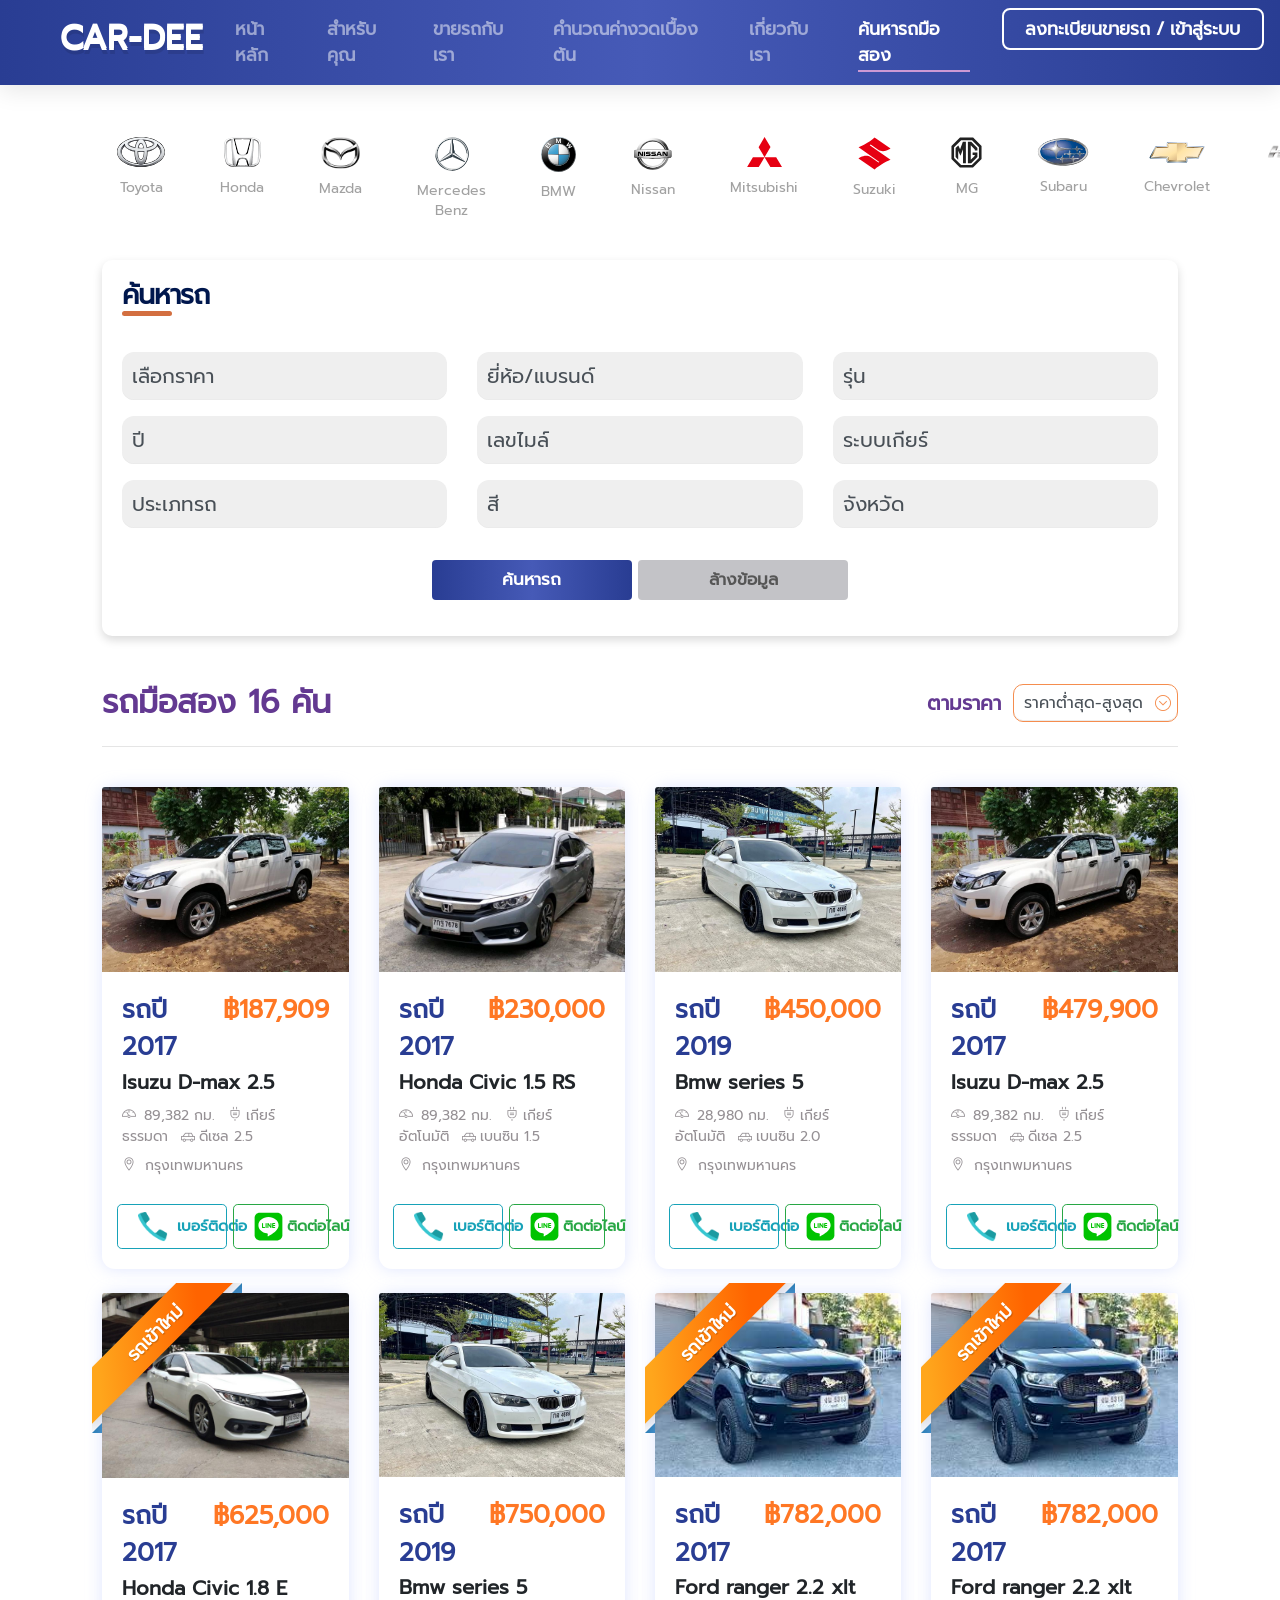
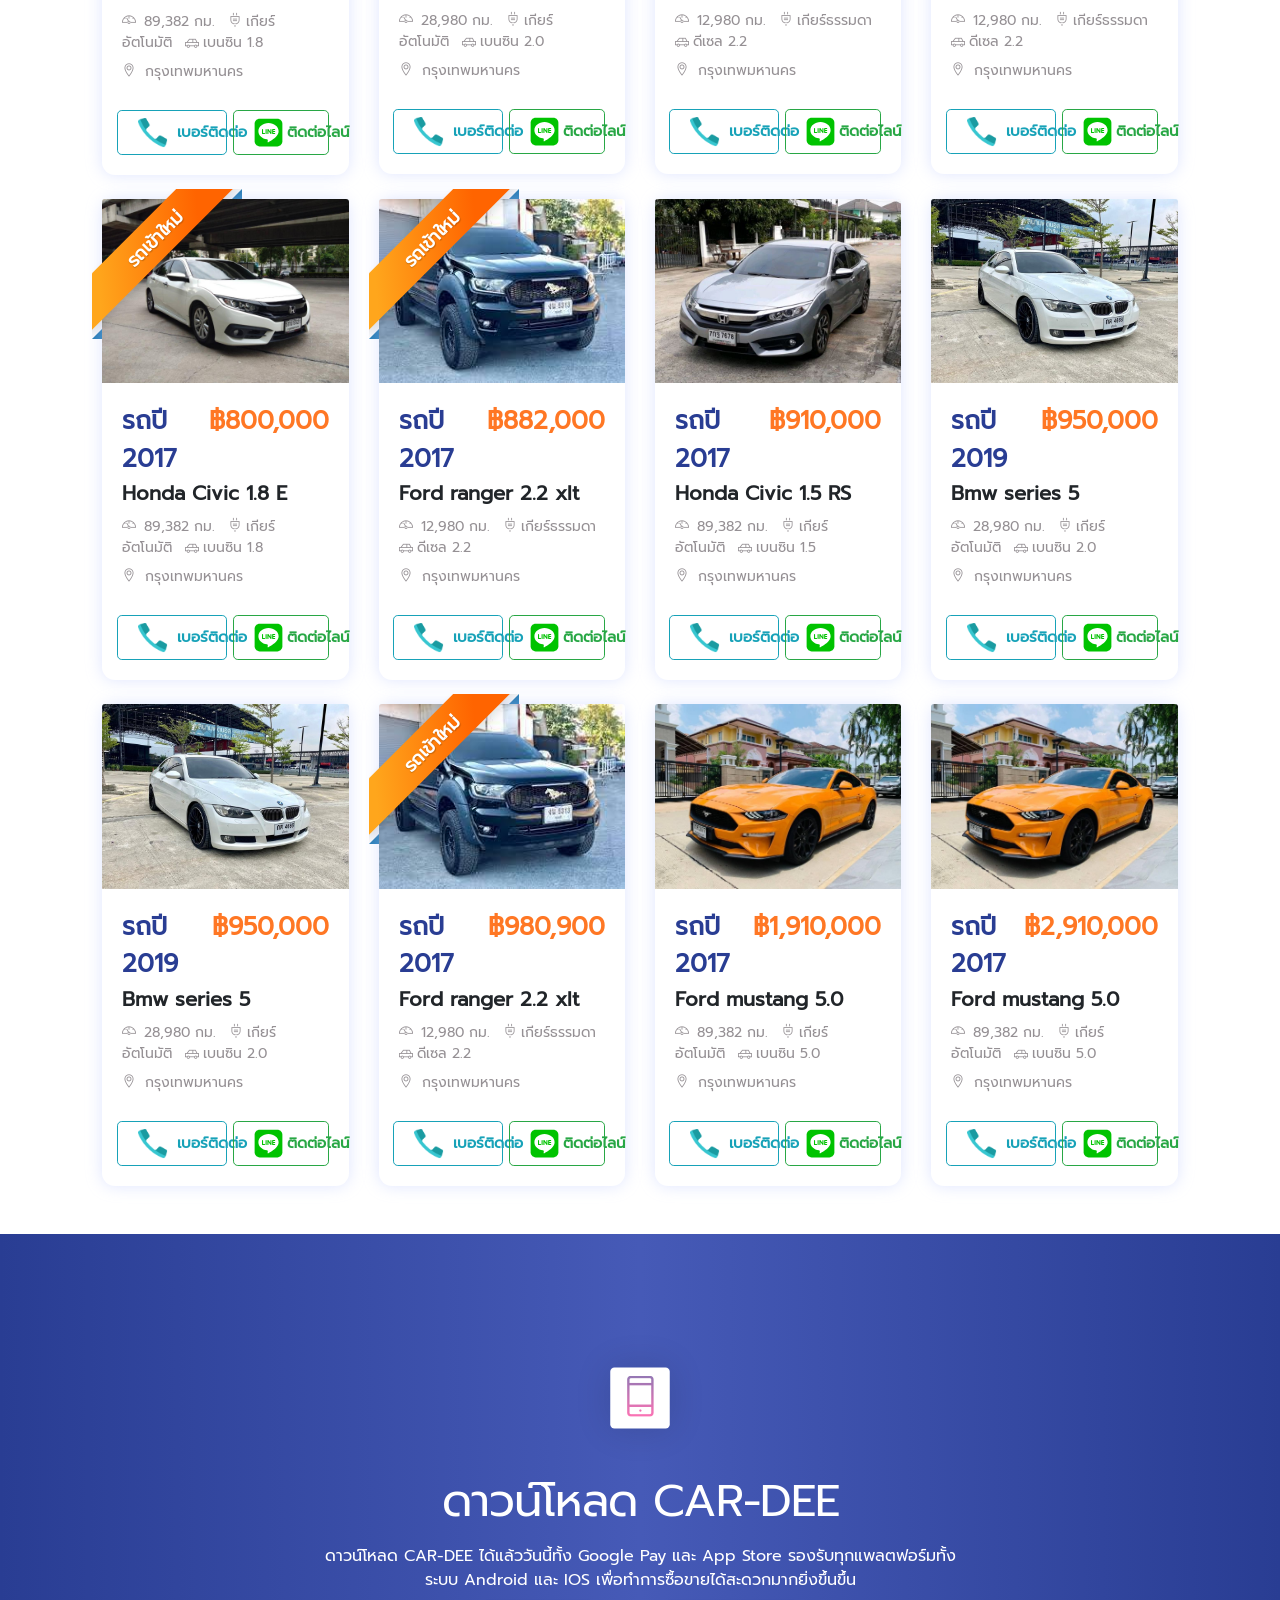
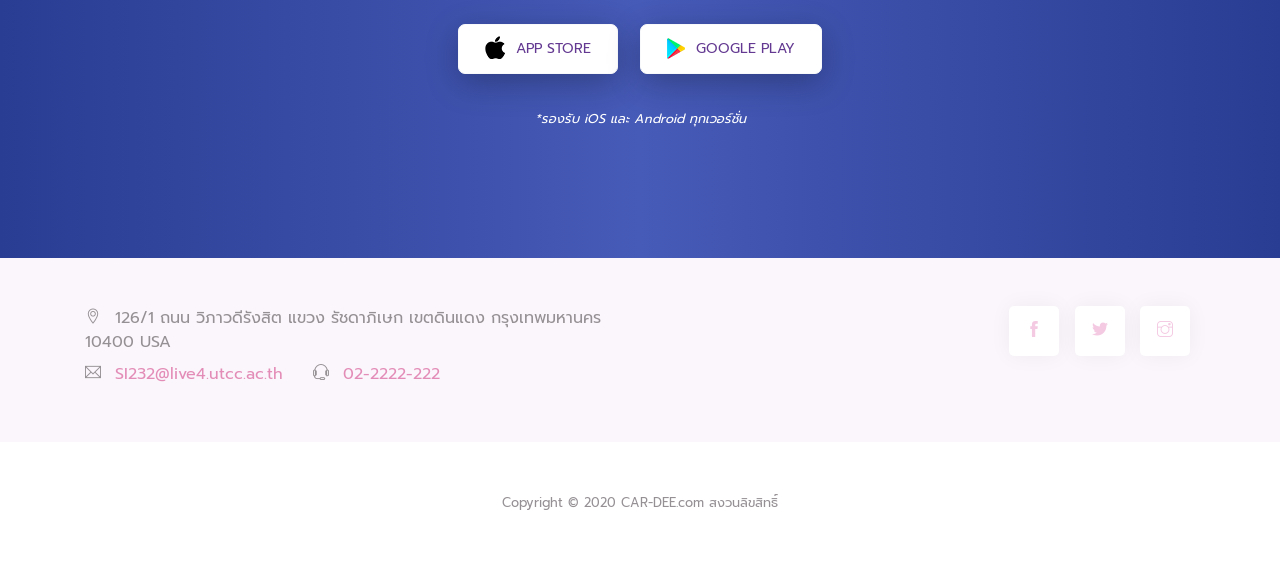
<file: search-car.html>
<!doctype html>
<html lang="en" id="active">

<head>
    <title>CAR-DEE</title>
    <meta charset="utf-8">
    <meta name="viewport" content="width=device-width, initial-scale=1, shrink-to-fit=no">
    <meta name="description" content="Mobland - Mobile App Landing Page Template">
    <meta name="keywords" content="HTML5, bootstrap, mobile, app, landing, ios, android, responsive">
    <link rel="dns-prefetch" href="//fonts.googleapis.com">
    <link href="https://fonts.googleapis.com/css?family=Rubik:300,400,500" rel="stylesheet">
    <link rel="stylesheet" href="css/bootstrap.min.css">
    <link rel="stylesheet" href="css/themify-icons.css">
    <link rel="stylesheet" href="css/owl.carousel.min.css">
    <link href="css/style.css" rel="stylesheet">
</head>

<body data-spy="scroll" data-target="#navbar" data-offset="30"
    style="background: rgb(255, 255, 255);overflow-x: hidden;">
    <div class=" nav-menu fixed-top color-back">
        <div class="row">
            <div class="col-md-12">
                <nav class="navbar navbar-dark navbar-expand-lg">
                    <a class="navbar-brand" href="index.html" style="margin-left: 44px;">
                        <h3
                            style="font-weight: bold;color: #fff;    text-shadow: 0px 2px 0px #fff, 1px 6px 0px rgb(0 0 0 / 10%);">
                            CAR-DEE</h3>
                    </a>
                    <button class="navbar-toggler" type="button" data-toggle="collapse" data-target="#navbar"
                        aria-controls="navbar" aria-expanded="false" aria-label="Toggle navigation">
                        <span class="navbar-toggler-icon"></span>
                    </button>
                    <div class="collapse navbar-collapse" id="navbar"
                        style="flex-direction: column-reverse;display: flex; ">
                        <ul class="navbar-nav ">
                            <li class="nav-item"> <a class="nav-link " href="index.html?active=home"><b
                                        class="font-menu">หน้าหลัก</b></a> </li>
                            <li class="nav-item"> <a class="nav-link" href="index.html?active=search_car">
                                    <b class="font-menu">สำหรับคุณ</b></a> </li>
                            <li class="nav-item"> <a class="nav-link" href="index.html?active=gallery"><b
                                        class="font-menu">ขายรถกับเรา</b></a> </li>
                            <li class="nav-item"> <a class="nav-link" href="index.html?active=calculate"><b
                                        class="font-menu">คำนวณค่างวดเบื้องต้น</b></a> </li>
                            <li class="nav-item"> <a class="nav-link" href="index.html?active=contact"><b
                                        class="font-menu">เกี่ยวกับเรา</b> </a> </li>
                            <li class="nav-item"> <a class="nav-link active" href="#active" style="cursor: pointer;"><b
                                        class="font-menu">ค้นหารถมือสอง</b></a>
                            </li>
                            <li class="nav-item">
                                <a href="register.html"  style="color: #fff; border: 2px solid #fff; border-radius: 8px;"
                                    class="btn btn-outline-light my-3 my-sm-0 ml-lg-3">
                                    <b class="font-menu"> ลงทะเบียนขายรถ / เข้าสู่ระบบ</b></a>
                            </li>
                        </ul>

                    </div>
                </nav>
            </div>
        </div>
    </div>


    <div class="row" id="search_car" style="margin-top: 50px;">
        <div class="col">&nbsp;</div>
    </div>


    <div class="size-container ">
        <div class="row">
            <div class="col-12">
                <div class="client-logos my-5" style="margin-top: 2.5rem!important;    margin-bottom: 2rem!important;">
                    <div class="container text-center" id="brandCar"
                        style="display: flex;    justify-content: space-around;">
                        <!-- brand 
                     -->
                    </div>
                </div>
            </div>
            <div class="col-12 mt-2" id="status-show">
                <div class="card card-search" style="border-radius: 10px;border: none;">
                    <h2 class="heading-line" style="margin-top: 12px; font-size: 27px; ">ค้นหารถ</h2>
                    <div class="card-body">
                        <div class="row">
                            <div class="col-4">
                                <div class="form-group">
                                    <select class="form-control form-control-lg input-style dropdown-toggle">
                                        <option>เลือกราคา</option>
                                        <option>น้อยกว่า 100,000</option>
                                        <option>100,000-300,000</option>
                                        <option>400,000-600,000</option>
                                        <option>มากกว่า 600,0000</option>
                                    </select>
                                </div>
                            </div>
                            <div class="col-4">
                                <div class="form-group">
                                    <select class="form-control form-control-lg input-style">
                                        <option>ยี่ห้อ/แบรนด์</option>
                                        <option>Toyota</option>
                                    </select>
                                </div>
                            </div>
                            <div class="col-4">
                                <div class="form-group">
                                    <select class="form-control form-control-lg input-style">
                                        <option>รุ่น</option>
                                        <option>veloz</option>
                                    </select>
                                </div>
                            </div>
                            <div class="col-4">
                                <div class="form-group">
                                    <select class="form-control form-control-lg input-style">
                                        <option>ปี</option>
                                        <option>2022</option>
                                    </select>
                                </div>
                            </div>
                            <div class="col-4">
                                <div class="form-group">
                                    <select class="form-control form-control-lg input-style">
                                        <option>เลขไมล์ </option>
                                        <option>30,000</option>
                                    </select>
                                </div>
                            </div>
                            <div class="col-4">
                                <div class="form-group">
                                    <select class="form-control form-control-lg input-style">
                                        <option>ระบบเกียร์</option>
                                        <option>เกียร์อัตโนมัติ</option>
                                        <option>เกียร์ธรรมดา</option>
                                    </select>
                                </div>
                            </div>
                            <div class="col-4">
                                <div class="form-group">
                                    <select class="form-control form-control-lg input-style">
                                        <option>ประเภทรถ</option>
                                        <option>SUV</option>
                                    </select>
                                </div>
                            </div>
                            <div class="col-4">
                                <div class="form-group">
                                    <select class="form-control form-control-lg input-style">
                                        <option>สี</option>
                                        <option>ดำ</option>
                                        <option>แดง</option>
                                    </select>
                                </div>
                            </div>
                            <div class="col-4">
                                <div class="form-group">
                                    <select class="form-control form-control-lg input-style">
                                        <option>จังหวัด</option>
                                        <option>กรุงเทพมหานคร</option>
                                    </select>
                                </div>
                            </div>
                        </div>
                        <div class="col-12 text-center mt-3 mb-3">
                            <button type="button" class="btn"
                                style="cursor: pointer; background: linear-gradient(90deg, rgb(41, 61, 147) 0%, rgb(70, 90, 183) 50%, rgb(41, 61, 147) 100%);">
                                <b style="color: #fff;font-size: 17px;" class="mr-5 ml-5">ค้นหารถ</b>
                            </button>
                            <button type="button" class="btn "
                                style="  background-color: #c3c3c7;cursor: pointer;color: #565656;">
                                <b style="font-size: 17px;" class="mr-5 ml-5">ล้างข้อมูล</b></button>
                        </div>

                    </div>
                </div>
            </div>


            <div class="col">
                <br>
                <br>
                <div class="position-row"
                    style="display: flex; align-content: flex-start; align-items: flex-end; justify-content: space-between;">
                    <h3 style="color: #633991;font-size:32px;font-weight: bold;" id="lengthCar"></h3>
                    <div style="display: flex;">
                        <label for="price" class="col-form-label text-right" style="padding-right: 12px;">
                            <h3 style="color: #633991;font-size: 20px;font-weight: bold;">ตามราคา</h3>
                        </label>
                        <div class="">
                            <select class="form-control  input-style" onchange="orderData(this.value)" id="selectOrder"
                                style="border: 1.6px solid #f58d4e; border-radius: 10px !important; background-color: #ffffff;">
                                <option value="low"> ราคาต่ำสุด-สูงสุด &nbsp;&nbsp;&nbsp;</option>
                                <option value="high">ราคาสูงสุด-ต่ำสุด &nbsp;&nbsp;&nbsp;</option>
                            </select>
                            <span class="ti-arrow-circle-down" id="closed"
                                style="position: absolute;top: 59px;right: 22px;color: #f58d4e;cursor: pointer;"></span>
                            <span class="ti-arrow-circle-up" id="open"
                                style="position: absolute;top: 59px;right: 22px;color: #f58d4e;cursor: pointer;"></span>
                        </div>
                    </div>
                </div>


                <hr>
                <div class="row" id="conCardDeck"></div>

            </div>
        </div>
    </div>



    <div class="section bg-gradient mt-5">
        <div class="container">
            <div class="call-to-action">
                <div class="box-icon"><span class="ti-mobile gradient-fill ti-3x"></span></div>
                <h2>ดาวน์โหลด CAR-DEE</h2>
                <p class="tagline" style=" color: #FFF !important;">ดาวน์โหลด CAR-DEE ได้แล้ววันนี้ทั้ง Google
                    Pay และ App Store รองรับทุกแพลตฟอร์มทั้งระบบ Android และ IOS
                    เพื่อทำการซื้อขายได้สะดวกมากยิ่งขึ้นขึ้น
                </p>
                <div class="my-4">
                    <a href="#" class="btn btn-light" style="border-radius: 7px;"><img src="images/appleicon.png"
                            alt="icon"> App
                        Store</a>
                    <a href="#" class="btn btn-light" style="border-radius: 7px;"><img src="images/playicon.png"
                            alt="icon">
                        Google play</a>
                </div>
                <p style=" color: #FFF !important;"><small><i>*รองรับ iOS และ Android ทุกเวอร์ชั่น</i></small></p>
            </div>
        </div>

    </div>
    <div class="light-bg py-5">
        <div class="container">
            <div class="row">
                <div class="col-lg-6 text-center text-lg-left">
                    <p class="mb-2"> <span class="ti-location-pin mr-2"></span> 126/1 ถนน วิภาวดีรังสิต แขวง รัชดาภิเษก
                        เขตดินแดง กรุงเทพมหานคร 10400
                        USA
                    </p>
                    <div class=" d-block d-sm-inline-block">
                        <p class="mb-2">
                            <span class="ti-email mr-2"></span> <a class="mr-4"
                                href="mailto:support@mobileapp.com">SI232@live4.utcc.ac.th</a>
                        </p>
                    </div>
                    <div class="d-block d-sm-inline-block">
                        <p class="mb-0">
                            <span class="ti-headphone-alt mr-2"></span> <a href="tel:51836362800">02-2222-222</a>
                        </p>
                    </div>
                </div>
                <div class="col-lg-6">
                    <div class="social-icons">
                        <a href="#"><span class="ti-facebook"></span></a>
                        <a href="#"><span class="ti-twitter-alt"></span></a>
                        <a href="#"><span class="ti-instagram"></span></a>
                    </div>
                </div>
            </div>
        </div>
    </div>
    <footer class="my-5 text-center">
        <p class="mb-2"><small>Copyright © 2020 CAR-DEE.com สงวนลิขสิทธิ์</small></p>
    </footer>


    <!-- modal -->

    <div class="modal fade" id="modalContactPhone" role="dialog">
        <div class="modal-dialog">
            <div class="modal-content">
                <div class="modal-header"
                    style="display: flex; justify-content: flex-start; flex-direction: row; align-content: center; align-items: center;">
                    <img src="images/icons8-phone-48.png" class="img-fluid icon-width" alt="logo">
                    <h4 class="modal-title" style="font-size: 24px; margin-left: 13px;">เบอร์โทรศัพท์ผู้ขาย</h4>
                </div>
                <div class="modal-body" style="    display: flex;">
                    <b id="phoneContact" class="mr-2" style="font-size: 20px; color: #6a6a6a;"></b>
                    <button onclick="copyTextPhone()" type="button" class="btn " id="buttonCopy"
                        style="padding-top: 4px; padding-right: 11px; padding-bottom: 4px; padding-left: 11px; margin-left: 4px;cursor: pointer;">
                        <b id="copyText">คัดลอก</b> </button>
                </div>
                <div class="modal-footer">
                    <button type="button" class="btn btn-default" data-dismiss="modal" style="cursor: pointer;"><b
                            style="color: #666464; font-size: 15px;">ปิด</b></button>
                </div>
            </div>

        </div>
    </div>


    <div class="modal fade" id="modalContactLine" role="dialog">
        <div class="modal-dialog">
            <div class="modal-content">
                <div class="modal-header"
                    style="display: flex; justify-content: flex-start; flex-direction: row; align-content: center; align-items: center;">
                    <img src="images/icons8-line.svg" class="img-fluid icon-width" alt="logo">
                    <h4 class="modal-title" style="font-size: 24px; margin-left: 13px;">ติดต่อไลน์ผู้ขาย</h4>
                </div>
                <div class="modal-body">
                    <b id="lineContact" class="mr-2" style="font-size: 20px; color: #6a6a6a;">
                    </b>
                </div>
                <div class="modal-footer">
                    <button type="button" class="btn btn-default" data-dismiss="modal" style="cursor: pointer;"><b
                            style="color: #666464; font-size: 15px;">ปิด</b></button>
                </div>
            </div>
        </div>
    </div>


    <script src="js/jquery-3.2.1.min.js"></script>
    <script src="js/bootstrap.bundle.min.js"></script>
    <script src="js/owl.carousel.min.js"></script>
    <script src="js/script.js"></script>

    <script>
        function goToCarDetail() {
            window.location.href = 'car-detail.html';
        }

        function copyTextPhone() {
            const cb = navigator.clipboard;
            const paragraph = document.querySelector('#phoneContact');
            cb.writeText(paragraph.innerText.split(":")[1].split("-").join('')).then(() => {
                const b = document.querySelector('#copyText');
                b.innerHTML = '<span class="ti-check"></span>' + " คัดลอกแล้ว"
                var element = document.getElementById("buttonCopy");
                element.classList.add("btn-info");
                element.classList.remove("btn-outline-info");
            });
        }




        function formatPhoneNumber(phoneNumberString) {
            var cleaned = ('' + phoneNumberString).replace(/\D/g, '');
            var match = cleaned.match(/^(\d{3})(\d{3})(\d{4})$/);
            if (match) {
                return '' + match[1] + '-' + match[2] + '-' + match[3];
            }
            return null;
        }

        var dataCar = [
            {
                name: "Bmw series 5",
                image: "images/car2/1.jpg",
                year: "2019",
                price: 950000,
                engine: "เบนซิน",
                engineSize: "2.0",
                gear: "อัตโนมัติ",
                phoneContact: "0222222222",
                lineContact: "@line",
                location: "กรุงเทพมหานคร",
                miles: "28,980",
                isNew: "old"
            },
            {
                name: "Ford ranger 2.2 xlt",
                image: "images/car2/2.jpg",
                year: "2017",
                price: 782000,
                engine: "ดีเซล",
                engineSize: "2.2",
                gear: "ธรรมดา",
                phoneContact: "03333333333",
                lineContact: "@line",
                location: "กรุงเทพมหานคร",
                miles: "12,980",
                isNew: "new"
            },
            {

                name: "Ford mustang 5.0",
                image: "images/car2/3.jpg",
                year: "2017",
                price: 1910000,
                engine: "เบนซิน",
                engineSize: "5.0",
                gear: "อัตโนมัติ",
                phoneContact: "0932423133",
                lineContact: "@line",
                location: "กรุงเทพมหานคร",
                miles: "89,382",
                isNew: "old"
            },
            {

                name: "Honda Civic 1.8 E",
                image: "images/car2/4.jpg",
                year: "2017",
                price: 625000,
                engine: "เบนซิน",
                engineSize: "1.8",
                gear: "อัตโนมัติ",
                phoneContact: "0982139552",
                lineContact: "@line",
                location: "กรุงเทพมหานคร",
                miles: "89,382",
                isNew: "new"
            },
            {

                name: "Honda Civic 1.5 RS ",
                image: "images/car2/5.jpg",
                year: "2017",
                price: 910000,
                engine: "เบนซิน",
                engineSize: "1.5",
                gear: "อัตโนมัติ",
                phoneContact: "0982139552",
                lineContact: "@line",
                location: "กรุงเทพมหานคร",
                miles: "89,382",
                isNew: "old"
            },
            {

                name: "Isuzu D-max 2.5",
                image: "images/car2/6.jpg",
                year: "2017",
                price: 187909,
                engine: "ดีเซล",
                engineSize: "2.5",
                gear: "ธรรมดา",
                phoneContact: "0982139552",
                lineContact: "@line",
                location: "กรุงเทพมหานคร",
                miles: "89,382",
                isNew: "old"
            },
            {
                name: "Bmw series 5",
                image: "images/car2/1.jpg",
                year: "2019",
                price: 450000,
                engine: "เบนซิน",
                engineSize: "2.0",
                gear: "อัตโนมัติ",
                phoneContact: "0982139552",
                lineContact: "@line",
                location: "กรุงเทพมหานคร",
                miles: "28,980",
                isNew: "old"
            },
            {
                name: "Ford ranger 2.2 xlt",
                image: "images/car2/2.jpg",
                year: "2017",
                price: 882000,
                engine: "ดีเซล",
                engineSize: "2.2",
                gear: "ธรรมดา",
                phoneContact: "0982139552",
                lineContact: "@line",
                location: "กรุงเทพมหานคร",
                miles: "12,980",
                isNew: "new"
            },
            {
                name: "Bmw series 5",
                image: "images/car2/1.jpg",
                year: "2019",
                price: 950000,
                engine: "เบนซิน",
                engineSize: "2.0",
                gear: "อัตโนมัติ",
                phoneContact: "0982139552",
                lineContact: "@line",
                location: "กรุงเทพมหานคร",
                miles: "28,980",
                isNew: "old"
            },
            {
                name: "Ford ranger 2.2 xlt",
                image: "images/car2/2.jpg",
                year: "2017",
                price: 782000,
                engine: "ดีเซล",
                engineSize: "2.2",
                gear: "ธรรมดา",
                phoneContact: "0982139552",
                lineContact: "@line",
                location: "กรุงเทพมหานคร",
                miles: "12,980",
                isNew: "new"
            },
            {

                name: "Ford mustang 5.0",
                image: "images/car2/3.jpg",
                year: "2017",
                price: 2910000,
                engine: "เบนซิน",
                engineSize: "5.0",
                gear: "อัตโนมัติ",
                phoneContact: "0982139552",
                lineContact: "@line",
                location: "กรุงเทพมหานคร",
                miles: "89,382",
                isNew: "old"
            },
            {

                name: "Honda Civic 1.8 E",
                image: "images/car2/4.jpg",
                year: "2017",
                price: 800000,
                engine: "เบนซิน",
                engineSize: "1.8",
                gear: "อัตโนมัติ",
                phoneContact: "0982139552",
                lineContact: "@line",
                location: "กรุงเทพมหานคร",
                miles: "89,382",
                isNew: "new"
            },
            {

                name: "Honda Civic 1.5 RS ",
                image: "images/car2/5.jpg",
                year: "2017",
                price: 230000,
                engine: "เบนซิน",
                engineSize: "1.5",
                gear: "อัตโนมัติ",
                phoneContact: "0982139552",
                lineContact: "@line",
                location: "กรุงเทพมหานคร",
                miles: "89,382",
                isNew: "old"
            },
            {

                name: "Isuzu D-max 2.5",
                image: "images/car2/6.jpg",
                year: "2017",
                price: 479900,
                engine: "ดีเซล",
                engineSize: "2.5",
                gear: "ธรรมดา",
                phoneContact: "0982139552",
                lineContact: "@line",
                location: "กรุงเทพมหานคร",
                miles: "89,382",
                isNew: "old"
            },
            {
                name: "Bmw series 5",
                image: "images/car2/1.jpg",
                year: "2019",
                price: 750000,
                engine: "เบนซิน",
                engineSize: "2.0",
                gear: "อัตโนมัติ",
                phoneContact: "0982139552",
                lineContact: "@line",
                location: "กรุงเทพมหานคร",
                miles: "28,980",
                isNew: "old"
            },
            {
                name: "Ford ranger 2.2 xlt",
                image: "images/car2/2.jpg",
                year: "2017",
                price: 980900,
                engine: "ดีเซล",
                engineSize: "2.2",
                gear: "ธรรมดา",
                phoneContact: "0982139552",
                lineContact: "@line",
                location: "กรุงเทพมหานคร",
                miles: "12,980",
                isNew: "new"
            },

        ]
        let length = dataCar.length;
        var lengthCar = document.getElementById('lengthCar');
        lengthCar.innerHTML = "รถมือสอง  " + length + " คัน"

        ngOnInit()
        function ngOnInit() {
            orderData("low")
        }
        function orderData(data) {
            if (data == "low") {
                dataCar.sort((a, b) => (a.price > b.price) ? 1 : ((b.price > a.price) ? -1 : 0))
            } else {
                dataCar.sort((a, b) => (b.price > a.price) ? 1 : ((a.price > b.price) ? -1 : 0))
            }
            const conCardDeck = document.getElementById("conCardDeck");
            conCardDeck.innerHTML = dataCar
                .map(({ name, image, year, price, engine, engineSize, gear, phoneContact, lineContact, location, miles, isNew }, i) => `
                        <div class="col-12 col-sm-6 col-md-3 col-xs-3 mt-2" >
                            <div class="card card-car mt-3 card-hover" >
                                <div class="ribbon ribbon-top-left ${isNew}" id="newCar"><span>รถเข้าใหม่</span></div>
                                <img class="card-img-top" src="${image}" alt="Card image cap"  onclick="goToCarDetail()">
                                <div class="card-body" onclick="goToCarDetail()">
                                    <div style="display: flex;justify-content: space-between;font-size: 25px;">
                                        <b style="color:rgb(41, 61, 147)">รถปี ${year}</b><b style="color: #ff7724;">฿${convertMoney(price)} </b>
                                    </div>
                                    <b class="font-header-card" stype="color: #343434;">${name}</b>
                                    <p class="card-text mt-2"> <span class="ti-dashboard mr-2"></span><span class="mr-2">${miles}
                                            กม.</span>
                                        <span class="ti-plug mr-1"></span><span class="mr-2">เกียร์${gear}</span>
                                        <span class="ti-car mr-1"></span><span>${engine} ${engineSize}</span>
                                    </p>
                                    <p class="card-text" style="margin-top: -8px;">
                                        <span class="ti-location-pin mr-1"></span>
                                        <span>${location}</span>
                                    </p>
                                
                                </div>
                                <div class="card-body" style="padding-top: 0px;">
                                <div
                                        style="display: flex;justify-content: space-around;flex-direction: row-reverse;align-items: baseline;">
                                        <button type="button" id="modalLine${i}"
                                            class="btn  btn-lg  btn-outline-success btn-block padding-button-contract"
                                            style="margin-left: 3px;cursor: pointer;">
                                            <img src="images/icons8-line.svg" class="img-fluid icon-width"
                                                alt="logo"><b>ติดต่อไลน์</b></button>
                                        <button type="button"  id="modal${i}"
                                            class="btn  btn-outline-info btn-lg  btn-lg btn-block padding-button-contract"
                                            style="margin-right: 3px;cursor: pointer;">
                                            <img src="images/icons8-phone-48.png" class="img-fluid icon-width" alt="logo">
                                            <b>เบอร์ติดต่อ</b></button>
                                    </div>
                                </div>
                            </div>
                        </div>
                        
                   `).join("");

            // phone
            for (let i = 0; i < dataCar.length; i++) {
                $('#modal' + i).click(function () {
                    openModalContactPhone(dataCar[i].phoneContact)
                });

            }
            function openModalContactPhone(phoneContact) {
                const phoneContactHTML = document.getElementById("phoneContact");
                phoneContactHTML.innerHTML = "เบอร์โทร : " + formatPhoneNumber(phoneContact)
                $("#modalContactPhone").modal();
                const b = document.querySelector('#copyText');
                b.innerHTML = "คัดลอก"
                var element = document.getElementById("buttonCopy");
                element.classList.add("btn-outline-info");

            }
            // line
            for (let i = 0; i < dataCar.length; i++) {
                $('#modalLine' + i).click(function () {
                    openModalContactLine(dataCar[i].lineContact)
                });

            }
            function openModalContactLine(lineContact) {
                const lineContactHTML = document.getElementById("lineContact");
                lineContactHTML.innerHTML = "ไอดีไลน์ : " + lineContact
                $("#modalContactLine").modal();

            }


        }



        const brandCar = [
            {
                name: "Toyota",
                image: "images/toyota-color-icon.svg",
            },
            {
                name: "Honda",
                image: "images/honda-color-icon.svg",
            },
            {
                name: "Mazda",
                image: "images/mazda-color-icon-v2.webp",
                sizeImage: "max-width: 39px"
            },
            {
                name: "Mercedes Benz",
                image: "images/mercedes-benz-color-icon.svg",
            },
            {
                name: "BMW",
                image: "images/bmw.svg",
                sizeImage: "max-width: 35px"
            },
            {
                name: "Nissan",
                image: "images/nissan-color-icon.svg",
            },
            {
                name: "Mitsubishi",
                image: "images/mitsubishi-color-icon.svg",
            },
            {
                name: "Suzuki",
                image: "images/suzuki-color-icon.svg",
            },
            {
                name: "MG",
                image: "images/mg-color-icon.svg",
            },
            {
                name: "Subaru",
                image: "images/subaru-color-icon.svg",
            },
            {
                name: "Chevrolet",
                image: "images/chevrolet-color-icon.svg",
            },
            {
                name: "Haval",
                image: "images/haval.png",
                sizeImage: "max-width: 83px"
            },
            {
                name: "Hyundai",
                image: "images/hyundai.svg",
                sizeImage: "max-width: 50px"
            },


        ]
        const brandCarInnerHTML = document.getElementById("brandCar");
        brandCarInnerHTML.innerHTML = brandCar
            .map(({ name, image, sizeImage }, i) => `
           
            <div class="search-item">
                <div class="img-wrapper">
                    <img class="item-img imge-size" src="${image}" style="${sizeImage}">
                </div>
                <div class="item-title">${name}</div>
            </div>
   
            `).join("");

        function convertMoney(money) {
            return (Number(money)).toFixed(1).replace(/\d(?=(\d{3})+\.)/g, '$&,').split(".")[0];

        }

        document.getElementById('open').style.display = 'none'
        var open = false;
        function isOpen() {
            if (open)
                return "open";
            else
                return "closed";
        }
        $("#selectOrder").on("click", function () {
            open = !open;
            if (isOpen() == "open") {
                document.getElementById('closed').style.display = 'none'
                document.getElementById('open').style.display = 'initial'
            } else {
                document.getElementById('closed').style.display = 'initial'
                document.getElementById('open').style.display = 'none'
            }
        });
        $("#selectOrder").on("blur", function () {
            if (open) {
                open = !open;
                if (isOpen() == "open") {
                    document.getElementById('closed').style.display = 'none'
                    document.getElementById('open').style.display = 'initial'
                } else {
                    document.getElementById('closed').style.display = 'initial'
                    document.getElementById('open').style.display = 'none'
                }
            }
        });




    </script>
</body>

<style>
    @font-face {
        font-family: "Prompt";
        src: url("fonts/Prompt-Regular.ttf"), url("fonts/Prompt-Medium.ttf"),
            url("fonts/Prompt-SemiBold.ttf");
    }
    .test,
    .search-item :hover {
        cursor: pointer;
        color: #ff7724 !important;
        font-size: 15.5px;
        padding: 1px;
        font-weight: bold;
    }

    .item-title {
        color: rgb(161, 161, 161);
        font-size: 14px;
        line-height: 140%;
    }

    .search-item {
        cursor: pointer;
        margin-right: 55px;
    }

    .search-item .img-wrapper {
        display: flex;
        -webkit-box-align: center;
        align-items: center;
        -webkit-box-pack: center;
        justify-content: center;
        min-height: 30px;
        margin-bottom: 10px;
    }


    .new {
        display: initial !important;
    }

    .old {
        display: none !important;
    }

    .ribbon {
        width: 150px;
        height: 150px;
        overflow: hidden;
        position: absolute;
    }

    .ribbon::before,
    .ribbon::after {
        position: absolute;
        z-index: -1;
        content: '';
        display: block;
        border: 5px solid #2980b9;
    }

    .dropdown-toggle::after {
        display: none;
    }

    .input-style {
        cursor: pointer;
        border-radius: 12px;
        width: 100%;
        border: none;
        background: #efefef;
        -webkit-box-shadow: inset 0 -1px 0 #ebebeb;
        box-shadow: inset 0 -1px 0 #ebebeb;
        padding: 0 10px;
        -webkit-appearance: none;
        -moz-appearance: none;
        -o-appearance: none;
    }

    input[type=radio] {
        width: 20px;
        height: 20px;
    }

    .ribbon span {
        position: absolute;
        display: block;
        width: 225px;
        padding: 11px 0;
        background: linear-gradient(129.87deg, rgb(255, 166, 28) 19.83%, rgb(255, 100, 0) 72.83%);
        box-shadow: 0 5px 10px rgba(0, 0, 0, .1);
        color: #fff;
        font: 700 18px/1 'Lato', sans-serif;
        text-shadow: 0 1px 1px rgba(0, 0, 0, .2);
        text-transform: uppercase;
        text-align: center;
        font-family: "Prompt", sans-serif !important;
    }

    /* top left*/
    .ribbon-top-left {
        top: -10px;
        left: -10px;
    }

    .ribbon-top-left::before,
    .ribbon-top-left::after {
        border-top-color: transparent;
        border-left-color: transparent;
    }

    .ribbon-top-left::before {
        top: 0;
        right: 0;
    }

    .ribbon-top-left::after {
        bottom: 0;
        left: 0;
    }

    .ribbon-top-left span {
        right: -25px;
        top: 30px;
        transform: rotate(-45deg);
    }


    * {
        font-family: "Prompt", sans-serif;
    }

    .icon-width {
        width: 37px;
    }

    .padding-button-contract {
        padding-bottom: 3px;
        padding-top: 3px
    }

    div.vertical-line {
        width: 1px;
        background-color: black;
        height: 100%;
        float: left;

    }

    .font-header-card {
        font-size: 20px;
    }

    .sapn-h {
        font-family: "Prompt", sans-serif;
    }

    .font-menu {
        font-size: 17.5px !important;
    }

    .card-car {
        border-radius: 13px;
        box-shadow: rgb(176 189 255 / 40%) 0px 0px 16px 0px;
        grid-template-columns: minmax(25%, 264px) 1fr 25%;
        border: none;

    }




    .size-container {
        margin-left: 8%;
        margin-right: 8%;
        margin-top: 23px;
    }

    .card-search {
        -webkit-box-shadow: 0 4px 10px rgb(0 0 0 / 15%);
        box-shadow: 0 4px 10px rgb(0 0 0 / 15%);
    }

    .heading-line {
        padding-left: 20px;
        padding-top: 10px;
        font-size: 22px;
        font-weight: bold;
        line-height: 26px;
        color: #00174d;
        position: relative;
        margin: 0;
        margin-bottom: 16px;
        padding-bottom: 8px;
    }

    .heading-line:before {
        border-bottom: 1px solid #d36f40;
        bottom: 0;
        left: 20;
        content: "";
        position: absolute;
        width: 50px;
        border-width: 5px;
        border-radius: 999px;
    }



    .span-h-2 {
        display: block;
        text-align: center;
        background: linear-gradient(90deg, rgb(41, 61, 147) 0%, rgb(70, 90, 183) 50%, rgb(41, 61, 147) 100%);
        border-radius: 3px 3px 0px 0px;
        padding: 8px;
    }

    .span-h-1 {
        color: rgb(255, 255, 255);
        font-size: 17px;
        font-weight: bold;
        line-height: 22px;
        padding-top: 9px;
        padding-bottom: 9px;
    }

    .card-hover {
        transition: all 0.25s ease-in;
        cursor: pointer;
    }

    .card-hover:hover {
        cursor: pointer;
        transform: translateY(-5px);
    }

    .nav-menu {
        padding: 0rem 0;
        transition: all 0.3s ease;
    }

    .nav-menu.color-back {
        background-color: rgb(74, 13, 143);
        background: -moz-linear-gradient(90deg, rgb(41, 61, 147) 0%, rgb(70, 90, 183) 50%, rgb(41, 61, 147) 100%);
        background: -webkit-linear-gradient(90deg, rgb(41, 61, 147) 0%, rgb(70, 90, 183) 50%, rgb(41, 61, 147) 100%);
        background: linear-gradient(90deg, rgb(41, 61, 147) 0%, rgb(70, 90, 183) 50%, rgb(41, 61, 147) 100%);
        -webkit-box-shadow: 0px 5px 23px 0px rgba(0, 0, 0, 0.1);
        -moz-box-shadow: 0px 5px 23px 0px rgba(0, 0, 0, 0.1);
        box-shadow: 0px 5px 23px 0px rgba(0, 0, 0, 0.1);
    }
</style>

</html>
</file>
<file: css/themify-icons.css>
@font-face {
    font-family: 'themify';
    src: url('../fonts/themify.eot?-fvbane');
    src: url('../fonts/themify.eot?#iefix-fvbane') format('embedded-opentype'), url('../fonts/themify.woff?-fvbane') format('woff'), url('../fonts/themify.ttf?-fvbane') format('truetype'), url('../fonts/themify.svg?-fvbane#themify') format('svg');
    font-weight: normal;
    font-style: normal;
}

[class^="ti-"],
[class*=" ti-"] {
    font-family: 'themify';
    speak: none;
    font-style: normal;
    font-weight: normal;
    font-variant: normal;
    text-transform: none;
    line-height: 1;
    /* Better Font Rendering =========== */
    -webkit-font-smoothing: antialiased;
    -moz-osx-font-smoothing: grayscale;
}

.ti-wand:before {
    content: "\e600";
}

.ti-volume:before {
    content: "\e601";
}

.ti-user:before {
    content: "\e602";
}

.ti-unlock:before {
    content: "\e603";
}

.ti-unlink:before {
    content: "\e604";
}

.ti-trash:before {
    content: "\e605";
}

.ti-thought:before {
    content: "\e606";
}

.ti-target:before {
    content: "\e607";
}

.ti-tag:before {
    content: "\e608";
}

.ti-tablet:before {
    content: "\e609";
}

.ti-star:before {
    content: "\e60a";
}

.ti-spray:before {
    content: "\e60b";
}

.ti-signal:before {
    content: "\e60c";
}

.ti-shopping-cart:before {
    content: "\e60d";
}

.ti-shopping-cart-full:before {
    content: "\e60e";
}

.ti-settings:before {
    content: "\e60f";
}

.ti-search:before {
    content: "\e610";
}

.ti-zoom-in:before {
    content: "\e611";
}

.ti-zoom-out:before {
    content: "\e612";
}

.ti-cut:before {
    content: "\e613";
}

.ti-ruler:before {
    content: "\e614";
}

.ti-ruler-pencil:before {
    content: "\e615";
}

.ti-ruler-alt:before {
    content: "\e616";
}

.ti-bookmark:before {
    content: "\e617";
}

.ti-bookmark-alt:before {
    content: "\e618";
}

.ti-reload:before {
    content: "\e619";
}

.ti-plus:before {
    content: "\e61a";
}

.ti-pin:before {
    content: "\e61b";
}

.ti-pencil:before {
    content: "\e61c";
}

.ti-pencil-alt:before {
    content: "\e61d";
}

.ti-paint-roller:before {
    content: "\e61e";
}

.ti-paint-bucket:before {
    content: "\e61f";
}

.ti-na:before {
    content: "\e620";
}

.ti-mobile:before {
    content: "\e621";
}

.ti-minus:before {
    content: "\e622";
}

.ti-medall:before {
    content: "\e623";
}

.ti-medall-alt:before {
    content: "\e624";
}

.ti-marker:before {
    content: "\e625";
}

.ti-marker-alt:before {
    content: "\e626";
}

.ti-arrow-up:before {
    content: "\e627";
}

.ti-arrow-right:before {
    content: "\e628";
}

.ti-arrow-left:before {
    content: "\e629";
}

.ti-arrow-down:before {
    content: "\e62a";
}

.ti-lock:before {
    content: "\e62b";
}

.ti-location-arrow:before {
    content: "\e62c";
}

.ti-link:before {
    content: "\e62d";
}

.ti-layout:before {
    content: "\e62e";
}

.ti-layers:before {
    content: "\e62f";
}

.ti-layers-alt:before {
    content: "\e630";
}

.ti-key:before {
    content: "\e631";
}

.ti-import:before {
    content: "\e632";
}

.ti-image:before {
    content: "\e633";
}

.ti-heart:before {
    content: "\e634";
}

.ti-heart-broken:before {
    content: "\e635";
}

.ti-hand-stop:before {
    content: "\e636";
}

.ti-hand-open:before {
    content: "\e637";
}

.ti-hand-drag:before {
    content: "\e638";
}

.ti-folder:before {
    content: "\e639";
}

.ti-flag:before {
    content: "\e63a";
}

.ti-flag-alt:before {
    content: "\e63b";
}

.ti-flag-alt-2:before {
    content: "\e63c";
}

.ti-eye:before {
    content: "\e63d";
}

.ti-export:before {
    content: "\e63e";
}

.ti-exchange-vertical:before {
    content: "\e63f";
}

.ti-desktop:before {
    content: "\e640";
}

.ti-cup:before {
    content: "\e641";
}

.ti-crown:before {
    content: "\e642";
}

.ti-comments:before {
    content: "\e643";
}

.ti-comment:before {
    content: "\e644";
}

.ti-comment-alt:before {
    content: "\e645";
}

.ti-close:before {
    content: "\e646";
}

.ti-clip:before {
    content: "\e647";
}

.ti-angle-up:before {
    content: "\e648";
}

.ti-angle-right:before {
    content: "\e649";
}

.ti-angle-left:before {
    content: "\e64a";
}

.ti-angle-down:before {
    content: "\e64b";
}

.ti-check:before {
    content: "\e64c";
}

.ti-check-box:before {
    content: "\e64d";
}

.ti-camera:before {
    content: "\e64e";
}

.ti-announcement:before {
    content: "\e64f";
}

.ti-brush:before {
    content: "\e650";
}

.ti-briefcase:before {
    content: "\e651";
}

.ti-bolt:before {
    content: "\e652";
}

.ti-bolt-alt:before {
    content: "\e653";
}

.ti-blackboard:before {
    content: "\e654";
}

.ti-bag:before {
    content: "\e655";
}

.ti-move:before {
    content: "\e656";
}

.ti-arrows-vertical:before {
    content: "\e657";
}

.ti-arrows-horizontal:before {
    content: "\e658";
}

.ti-fullscreen:before {
    content: "\e659";
}

.ti-arrow-top-right:before {
    content: "\e65a";
}

.ti-arrow-top-left:before {
    content: "\e65b";
}

.ti-arrow-circle-up:before {
    content: "\e65c";
}

.ti-arrow-circle-right:before {
    content: "\e65d";
}

.ti-arrow-circle-left:before {
    content: "\e65e";
}

.ti-arrow-circle-down:before {
    content: "\e65f";
}

.ti-angle-double-up:before {
    content: "\e660";
}

.ti-angle-double-right:before {
    content: "\e661";
}

.ti-angle-double-left:before {
    content: "\e662";
}

.ti-angle-double-down:before {
    content: "\e663";
}

.ti-zip:before {
    content: "\e664";
}

.ti-world:before {
    content: "\e665";
}

.ti-wheelchair:before {
    content: "\e666";
}

.ti-view-list:before {
    content: "\e667";
}

.ti-view-list-alt:before {
    content: "\e668";
}

.ti-view-grid:before {
    content: "\e669";
}

.ti-uppercase:before {
    content: "\e66a";
}

.ti-upload:before {
    content: "\e66b";
}

.ti-underline:before {
    content: "\e66c";
}

.ti-truck:before {
    content: "\e66d";
}

.ti-timer:before {
    content: "\e66e";
}

.ti-ticket:before {
    content: "\e66f";
}

.ti-thumb-up:before {
    content: "\e670";
}

.ti-thumb-down:before {
    content: "\e671";
}

.ti-text:before {
    content: "\e672";
}

.ti-stats-up:before {
    content: "\e673";
}

.ti-stats-down:before {
    content: "\e674";
}

.ti-split-v:before {
    content: "\e675";
}

.ti-split-h:before {
    content: "\e676";
}

.ti-smallcap:before {
    content: "\e677";
}

.ti-shine:before {
    content: "\e678";
}

.ti-shift-right:before {
    content: "\e679";
}

.ti-shift-left:before {
    content: "\e67a";
}

.ti-shield:before {
    content: "\e67b";
}

.ti-notepad:before {
    content: "\e67c";
}

.ti-server:before {
    content: "\e67d";
}

.ti-quote-right:before {
    content: "\e67e";
}

.ti-quote-left:before {
    content: "\e67f";
}

.ti-pulse:before {
    content: "\e680";
}

.ti-printer:before {
    content: "\e681";
}

.ti-power-off:before {
    content: "\e682";
}

.ti-plug:before {
    content: "\e683";
}

.ti-pie-chart:before {
    content: "\e684";
}

.ti-paragraph:before {
    content: "\e685";
}

.ti-panel:before {
    content: "\e686";
}

.ti-package:before {
    content: "\e687";
}

.ti-music:before {
    content: "\e688";
}

.ti-music-alt:before {
    content: "\e689";
}

.ti-mouse:before {
    content: "\e68a";
}

.ti-mouse-alt:before {
    content: "\e68b";
}

.ti-money:before {
    content: "\e68c";
}

.ti-microphone:before {
    content: "\e68d";
}

.ti-menu:before {
    content: "\e68e";
}

.ti-menu-alt:before {
    content: "\e68f";
}

.ti-map:before {
    content: "\e690";
}

.ti-map-alt:before {
    content: "\e691";
}

.ti-loop:before {
    content: "\e692";
}

.ti-location-pin:before {
    content: "\e693";
}

.ti-list:before {
    content: "\e694";
}

.ti-light-bulb:before {
    content: "\e695";
}

.ti-Italic:before {
    content: "\e696";
}

.ti-info:before {
    content: "\e697";
}

.ti-infinite:before {
    content: "\e698";
}

.ti-id-badge:before {
    content: "\e699";
}

.ti-hummer:before {
    content: "\e69a";
}

.ti-home:before {
    content: "\e69b";
}

.ti-help:before {
    content: "\e69c";
}

.ti-headphone:before {
    content: "\e69d";
}

.ti-harddrives:before {
    content: "\e69e";
}

.ti-harddrive:before {
    content: "\e69f";
}

.ti-gift:before {
    content: "\e6a0";
}

.ti-game:before {
    content: "\e6a1";
}

.ti-filter:before {
    content: "\e6a2";
}

.ti-files:before {
    content: "\e6a3";
}

.ti-file:before {
    content: "\e6a4";
}

.ti-eraser:before {
    content: "\e6a5";
}

.ti-envelope:before {
    content: "\e6a6";
}

.ti-download:before {
    content: "\e6a7";
}

.ti-direction:before {
    content: "\e6a8";
}

.ti-direction-alt:before {
    content: "\e6a9";
}

.ti-dashboard:before {
    content: "\e6aa";
}

.ti-control-stop:before {
    content: "\e6ab";
}

.ti-control-shuffle:before {
    content: "\e6ac";
}

.ti-control-play:before {
    content: "\e6ad";
}

.ti-control-pause:before {
    content: "\e6ae";
}

.ti-control-forward:before {
    content: "\e6af";
}

.ti-control-backward:before {
    content: "\e6b0";
}

.ti-cloud:before {
    content: "\e6b1";
}

.ti-cloud-up:before {
    content: "\e6b2";
}

.ti-cloud-down:before {
    content: "\e6b3";
}

.ti-clipboard:before {
    content: "\e6b4";
}

.ti-car:before {
    content: "\e6b5";
}

.ti-calendar:before {
    content: "\e6b6";
}

.ti-book:before {
    content: "\e6b7";
}

.ti-bell:before {
    content: "\e6b8";
}

.ti-basketball:before {
    content: "\e6b9";
}

.ti-bar-chart:before {
    content: "\e6ba";
}

.ti-bar-chart-alt:before {
    content: "\e6bb";
}

.ti-back-right:before {
    content: "\e6bc";
}

.ti-back-left:before {
    content: "\e6bd";
}

.ti-arrows-corner:before {
    content: "\e6be";
}

.ti-archive:before {
    content: "\e6bf";
}

.ti-anchor:before {
    content: "\e6c0";
}

.ti-align-right:before {
    content: "\e6c1";
}

.ti-align-left:before {
    content: "\e6c2";
}

.ti-align-justify:before {
    content: "\e6c3";
}

.ti-align-center:before {
    content: "\e6c4";
}

.ti-alert:before {
    content: "\e6c5";
}

.ti-alarm-clock:before {
    content: "\e6c6";
}

.ti-agenda:before {
    content: "\e6c7";
}

.ti-write:before {
    content: "\e6c8";
}

.ti-window:before {
    content: "\e6c9";
}

.ti-widgetized:before {
    content: "\e6ca";
}

.ti-widget:before {
    content: "\e6cb";
}

.ti-widget-alt:before {
    content: "\e6cc";
}

.ti-wallet:before {
    content: "\e6cd";
}

.ti-video-clapper:before {
    content: "\e6ce";
}

.ti-video-camera:before {
    content: "\e6cf";
}

.ti-vector:before {
    content: "\e6d0";
}

.ti-themify-logo:before {
    content: "\e6d1";
}

.ti-themify-favicon:before {
    content: "\e6d2";
}

.ti-themify-favicon-alt:before {
    content: "\e6d3";
}

.ti-support:before {
    content: "\e6d4";
}

.ti-stamp:before {
    content: "\e6d5";
}

.ti-split-v-alt:before {
    content: "\e6d6";
}

.ti-slice:before {
    content: "\e6d7";
}

.ti-shortcode:before {
    content: "\e6d8";
}

.ti-shift-right-alt:before {
    content: "\e6d9";
}

.ti-shift-left-alt:before {
    content: "\e6da";
}

.ti-ruler-alt-2:before {
    content: "\e6db";
}

.ti-receipt:before {
    content: "\e6dc";
}

.ti-pin2:before {
    content: "\e6dd";
}

.ti-pin-alt:before {
    content: "\e6de";
}

.ti-pencil-alt2:before {
    content: "\e6df";
}

.ti-palette:before {
    content: "\e6e0";
}

.ti-more:before {
    content: "\e6e1";
}

.ti-more-alt:before {
    content: "\e6e2";
}

.ti-microphone-alt:before {
    content: "\e6e3";
}

.ti-magnet:before {
    content: "\e6e4";
}

.ti-line-double:before {
    content: "\e6e5";
}

.ti-line-dotted:before {
    content: "\e6e6";
}

.ti-line-dashed:before {
    content: "\e6e7";
}

.ti-layout-width-full:before {
    content: "\e6e8";
}

.ti-layout-width-default:before {
    content: "\e6e9";
}

.ti-layout-width-default-alt:before {
    content: "\e6ea";
}

.ti-layout-tab:before {
    content: "\e6eb";
}

.ti-layout-tab-window:before {
    content: "\e6ec";
}

.ti-layout-tab-v:before {
    content: "\e6ed";
}

.ti-layout-tab-min:before {
    content: "\e6ee";
}

.ti-layout-slider:before {
    content: "\e6ef";
}

.ti-layout-slider-alt:before {
    content: "\e6f0";
}

.ti-layout-sidebar-right:before {
    content: "\e6f1";
}

.ti-layout-sidebar-none:before {
    content: "\e6f2";
}

.ti-layout-sidebar-left:before {
    content: "\e6f3";
}

.ti-layout-placeholder:before {
    content: "\e6f4";
}

.ti-layout-menu:before {
    content: "\e6f5";
}

.ti-layout-menu-v:before {
    content: "\e6f6";
}

.ti-layout-menu-separated:before {
    content: "\e6f7";
}

.ti-layout-menu-full:before {
    content: "\e6f8";
}

.ti-layout-media-right-alt:before {
    content: "\e6f9";
}

.ti-layout-media-right:before {
    content: "\e6fa";
}

.ti-layout-media-overlay:before {
    content: "\e6fb";
}

.ti-layout-media-overlay-alt:before {
    content: "\e6fc";
}

.ti-layout-media-overlay-alt-2:before {
    content: "\e6fd";
}

.ti-layout-media-left-alt:before {
    content: "\e6fe";
}

.ti-layout-media-left:before {
    content: "\e6ff";
}

.ti-layout-media-center-alt:before {
    content: "\e700";
}

.ti-layout-media-center:before {
    content: "\e701";
}

.ti-layout-list-thumb:before {
    content: "\e702";
}

.ti-layout-list-thumb-alt:before {
    content: "\e703";
}

.ti-layout-list-post:before {
    content: "\e704";
}

.ti-layout-list-large-image:before {
    content: "\e705";
}

.ti-layout-line-solid:before {
    content: "\e706";
}

.ti-layout-grid4:before {
    content: "\e707";
}

.ti-layout-grid3:before {
    content: "\e708";
}

.ti-layout-grid2:before {
    content: "\e709";
}

.ti-layout-grid2-thumb:before {
    content: "\e70a";
}

.ti-layout-cta-right:before {
    content: "\e70b";
}

.ti-layout-cta-left:before {
    content: "\e70c";
}

.ti-layout-cta-center:before {
    content: "\e70d";
}

.ti-layout-cta-btn-right:before {
    content: "\e70e";
}

.ti-layout-cta-btn-left:before {
    content: "\e70f";
}

.ti-layout-column4:before {
    content: "\e710";
}

.ti-layout-column3:before {
    content: "\e711";
}

.ti-layout-column2:before {
    content: "\e712";
}

.ti-layout-accordion-separated:before {
    content: "\e713";
}

.ti-layout-accordion-merged:before {
    content: "\e714";
}

.ti-layout-accordion-list:before {
    content: "\e715";
}

.ti-ink-pen:before {
    content: "\e716";
}

.ti-info-alt:before {
    content: "\e717";
}

.ti-help-alt:before {
    content: "\e718";
}

.ti-headphone-alt:before {
    content: "\e719";
}

.ti-hand-point-up:before {
    content: "\e71a";
}

.ti-hand-point-right:before {
    content: "\e71b";
}

.ti-hand-point-left:before {
    content: "\e71c";
}

.ti-hand-point-down:before {
    content: "\e71d";
}

.ti-gallery:before {
    content: "\e71e";
}

.ti-face-smile:before {
    content: "\e71f";
}

.ti-face-sad:before {
    content: "\e720";
}

.ti-credit-card:before {
    content: "\e721";
}

.ti-control-skip-forward:before {
    content: "\e722";
}

.ti-control-skip-backward:before {
    content: "\e723";
}

.ti-control-record:before {
    content: "\e724";
}

.ti-control-eject:before {
    content: "\e725";
}

.ti-comments-smiley:before {
    content: "\e726";
}

.ti-brush-alt:before {
    content: "\e727";
}

.ti-youtube:before {
    content: "\e728";
}

.ti-vimeo:before {
    content: "\e729";
}

.ti-twitter:before {
    content: "\e72a";
}

.ti-time:before {
    content: "\e72b";
}

.ti-tumblr:before {
    content: "\e72c";
}

.ti-skype:before {
    content: "\e72d";
}

.ti-share:before {
    content: "\e72e";
}

.ti-share-alt:before {
    content: "\e72f";
}

.ti-rocket:before {
    content: "\e730";
}

.ti-pinterest:before {
    content: "\e731";
}

.ti-new-window:before {
    content: "\e732";
}

.ti-microsoft:before {
    content: "\e733";
}

.ti-list-ol:before {
    content: "\e734";
}

.ti-linkedin:before {
    content: "\e735";
}

.ti-layout-sidebar-2:before {
    content: "\e736";
}

.ti-layout-grid4-alt:before {
    content: "\e737";
}

.ti-layout-grid3-alt:before {
    content: "\e738";
}

.ti-layout-grid2-alt:before {
    content: "\e739";
}

.ti-layout-column4-alt:before {
    content: "\e73a";
}

.ti-layout-column3-alt:before {
    content: "\e73b";
}

.ti-layout-column2-alt:before {
    content: "\e73c";
}

.ti-instagram:before {
    content: "\e73d";
}

.ti-google:before {
    content: "\e73e";
}

.ti-github:before {
    content: "\e73f";
}

.ti-flickr:before {
    content: "\e740";
}

.ti-facebook:before {
    content: "\e741";
}

.ti-dropbox:before {
    content: "\e742";
}

.ti-dribbble:before {
    content: "\e743";
}

.ti-apple:before {
    content: "\e744";
}

.ti-android:before {
    content: "\e745";
}

.ti-save:before {
    content: "\e746";
}

.ti-save-alt:before {
    content: "\e747";
}

.ti-yahoo:before {
    content: "\e748";
}

.ti-wordpress:before {
    content: "\e749";
}

.ti-vimeo-alt:before {
    content: "\e74a";
}

.ti-twitter-alt:before {
    content: "\e74b";
}

.ti-tumblr-alt:before {
    content: "\e74c";
}

.ti-trello:before {
    content: "\e74d";
}

.ti-stack-overflow:before {
    content: "\e74e";
}

.ti-soundcloud:before {
    content: "\e74f";
}

.ti-sharethis:before {
    content: "\e750";
}

.ti-sharethis-alt:before {
    content: "\e751";
}

.ti-reddit:before {
    content: "\e752";
}

.ti-pinterest-alt:before {
    content: "\e753";
}

.ti-microsoft-alt:before {
    content: "\e754";
}

.ti-linux:before {
    content: "\e755";
}

.ti-jsfiddle:before {
    content: "\e756";
}

.ti-joomla:before {
    content: "\e757";
}

.ti-html5:before {
    content: "\e758";
}

.ti-flickr-alt:before {
    content: "\e759";
}

.ti-email:before {
    content: "\e75a";
}

.ti-drupal:before {
    content: "\e75b";
}

.ti-dropbox-alt:before {
    content: "\e75c";
}

.ti-css3:before {
    content: "\e75d";
}

.ti-rss:before {
    content: "\e75e";
}

.ti-rss-alt:before {
    content: "\e75f";
}

.ti-lg {
    font-size: 1.33333333em;
    line-height: 0.75em;
    vertical-align: -15%;
}

.ti-2x {
    font-size: 2em;
}

.ti-3x {
    font-size: 3em;
}

.ti-4x {
    font-size: 4em;
}

.ti-5x {
    font-size: 5em;
}
</file>
<file: css/style.css>
@charset "UTF-8";

/*

Style   : MobApp CSS
Version : 1.0
Author  : Surjith S M
URI     : https://surjithctly.in/

Copyright © All rights Reserved 

*/


/*------------------------
[TABLE OF CONTENTS]
    
1. GLOBAL STYLES
2. NAVBAR
3. HERO
4. TABS
5. TESTIMONIALS
6. IMAGE GALLERY
7. PRICING
8. CALL TO ACTION
9. FOOTER

------------------------*/


/* GLOBAL
----------------------*/

body {
    font-family: 'Rubik', sans-serif;
    position: relative;
}

a {
    color: #e38cb7;
}

a:hover,
a:focus {
    color: #d6619c;
}

h1 {
    font-size: 60px;
    font-weight: 300;
    letter-spacing: -1px;
    margin-bottom: 1.5rem;
}

h2 {
    font-size: 45px;
    font-weight: 300;
    color: #633991;
    letter-spacing: -1px;
    margin-bottom: 1rem;
}

h3 {
    color: #633991;
    font-size: 33px;
    font-weight: 500;
}

h4 {
    font-size: 20px;
    font-weight: 500;
    color: #633991;
}

h5 {
    font-size: 28px;
    font-weight: 300;
    color: #633991;
    margin-bottom: 0.7rem;
}

p {
    color: #959094;
}

p.lead {
    color: #e38cb7;
    margin-bottom: 2rem;
}

.text-primary {
    color: #e38cb7 !important;
}

.light-font {
    font-weight: 300;
}

.btn {
    font-size: 12px;
    font-weight: 400;
    text-transform: uppercase;
    padding: 0.375rem 1.35rem;
    transition: all 0.3s ease;
}

.btn-outline-light:hover {
    color: #d6619c;
}

.btn-primary {
    border-radius: 3px;
    background-image: -moz-linear-gradient( 122deg, #e54595 0%, #fd378e 100%);
    background-image: -webkit-linear-gradient( 122deg, #e54595 0%, #fd378e 100%);
    background-image: -ms-linear-gradient( 122deg, #e54595 0%, #fd378e 100%);
    background-image: linear-gradient( 122deg, #e54595 0%, #fd378e 100%);
    box-shadow: 0px 9px 32px 0px rgba(0, 0, 0, 0.2);
    font-weight: 500;
    padding: 0.6rem 2rem;
    border: 0;
}

.btn-primary:hover,
.btn-primary:focus,
.btn-primary:active,
.btn-primary:not([disabled]):not(.disabled).active,
.btn-primary:not([disabled]):not(.disabled):active,
.show>.btn-primary.dropdown-toggle {
    background-image: linear-gradient( 122deg, #fd378e 0%, #e54595 100%);
    box-shadow: 0px 9px 32px 0px rgba(0, 0, 0, 0.3);
    color: #FFF;
}

.btn-light {
    border-radius: 3px;
    background: #FFF;
    box-shadow: 0px 9px 32px 0px rgba(0, 0, 0, 0.26);
    font-size: 14px;
    font-weight: 500;
    color: #633991;
    margin: 0.5rem;
    padding: 0.7rem 1.6rem;
    line-height: 1.8;
}

.btn-group-lg>.btn,
.btn-lg {
    padding: 0.8rem 1rem;
    font-size: 15px;
}

.light-bg {
    background-color: #faf6fb;
}

.section {
    padding: 80px 0;
}

.section-title {
    text-align: center;
    margin-bottom: 3rem;
}

.section-title small {
    color: #998a9b;
}

@media (max-width:767px) {
    h1 {
        font-size: 40px;
    }
    h2 {
        font-size: 30px;
    }
}


/* NAVBAR
----------------------*/

.nav-menu {
    padding: 1rem 0;
    transition: all 0.3s ease;
}

.nav-menu.is-scrolling,
.nav-menu.menu-is-open {
    background-color: rgb(74, 13, 143);
    background: -moz-linear-gradient(90deg, rgb(41, 61, 147) 0%, rgb(70, 90, 183) 50%, rgb(41, 61, 147) 100%);
    background: -webkit-linear-gradient(90deg, rgb(41, 61, 147) 0%, rgb(70, 90, 183) 50%, rgb(41, 61, 147) 100%);
    background: linear-gradient(90deg, rgb(41, 61, 147) 0%, rgb(70, 90, 183) 50%, rgb(41, 61, 147) 100%);
    -webkit-box-shadow: 0px 5px 23px 0px rgba(0, 0, 0, 0.1);
    -moz-box-shadow: 0px 5px 23px 0px rgba(0, 0, 0, 0.1);
    box-shadow: 0px 5px 23px 0px rgba(0, 0, 0, 0.1);
}

.nav-menu.is-scrolling {
    padding: 0;
}

.navbar-nav .nav-link {
    position: relative;
}

@media (min-width: 992px) {
    .navbar-expand-lg .navbar-nav .nav-link {
        padding-right: 1rem;
        padding-left: 1rem;
        font-size: 14px;
    }
    .navbar-nav>.nav-item>.nav-link.active:after {
        content: "";
        border-bottom: 2px solid #cd99d4;
        left: 1rem;
        right: 1rem;
        bottom: 5px;
        height: 1px;
        position: absolute;
    }
}

@media (max-width:991px) {
    .navbar-nav.is-scrolling {
        padding-bottom: 1rem;
    }
    .navbar-nav .nav-item {
        text-align: center;
    }
}


/* HERO
----------------------*/

header {
    padding: 100px 0 0;
    text-align: center;
    color: #FFF;
}

.bg-gradient {
    background-image: -moz-linear-gradient(90deg, rgb(41, 61, 147) 0%, rgb(70, 90, 183) 50%, rgb(41, 61, 147) 100%);
    background-image: -webkit-linear-gradient(90deg, rgb(41, 61, 147) 0%, rgb(70, 90, 183) 50%, rgb(41, 61, 147) 100%);
    background-image: -ms-linear-gradient(90deg, rgb(41, 61, 147) 0%, rgb(70, 90, 183) 50%, rgb(41, 61, 147) 100%);
    background-image: linear-gradient(90deg, rgb(41, 61, 147) 0%, rgb(70, 90, 183) 50%, rgb(41, 61, 147) 100%);
}

.tagline {
    font-size: 23px;
    font-weight: 300;
    color: #ffb8f6;
    max-width: 800px;
    margin: 0 auto;
}

.img-holder {
    height: 0;
    padding-bottom: 33%;
    overflow: hidden;
}

@media (max-width:1200px) {
    .img-holder {
        padding-bottom: 50%;
    }
}

@media (max-width:767px) {
    .tagline {
        font-size: 17px;
    }
    .img-holder {
        padding-bottom: 100%;
    }
}


/* FEATURES
----------------------*/

.gradient-fill:before {
    color: #fc73b4;
    background: -moz-linear-gradient(top, #9477b4 0%, #fc73b4 100%);
    background: -webkit-linear-gradient(top, #9477b4 0%, #fc73b4 100%);
    background: linear-gradient(to bottom, #9477b4 0%, #fc73b4 100%);
    -webkit-background-clip: text;
    background-clip: text;
    -webkit-text-fill-color: transparent;
}

.card.features {
    border: 0;
    border-radius: 3px;
    box-shadow: 0px 5px 7px 0px rgba(0, 0, 0, 0.04);
    transition: all 0.3s ease;
}

@media (max-width:991px) {
    .card.features {
        margin-bottom: 2rem;
    }
    [class^="col-"]:last-child .card.features {
        margin-bottom: 0;
    }
}

.card.features:before {
    content: "";
    position: absolute;
    width: 3px;
    color: #fc73b4;
    background: -moz-linear-gradient(top, #9477b4 0%, #fc73b4 100%);
    background: -webkit-linear-gradient(top, #9477b4 0%, #fc73b4 100%);
    background: linear-gradient(to bottom, #9477b4 0%, #fc73b4 100%);
    top: 0;
    bottom: 0;
    left: 0;
}

.card-text {
    font-size: 14px;
}

.card.features:hover {
    transform: translateY(-3px);
    -moz-box-shadow: 0px 5px 30px 0px rgba(0, 0, 0, 0.08);
    -webkit-box-shadow: 0px 5px 30px 0px rgba(0, 0, 0, 0.08);
    box-shadow: 0px 5px 30px 0px rgba(0, 0, 0, 0.08);
}

.box-icon {
    box-shadow: 0px 0px 43px 0px rgba(0, 0, 0, 0.14);
    padding: 10px;
    width: 70px;
    border-radius: 3px;
    margin-bottom: 1.5rem;
    background-color: #FFF;
}

.circle-icon {
    box-shadow: 0px 9px 32px 0px rgba(0, 0, 0, 0.07);
    padding: 10px;
    width: 100px;
    height: 100px;
    border-radius: 50%;
    margin-bottom: 1.5rem;
    background-color: #FFF;
    color: rgb(41, 61, 147);
    font-size: 48px;
    text-align: center;
    line-height: 80px;
    font-weight: 300;
    transition: all 0.3s ease;
}

@media (max-width:992px) {
    .circle-icon {
        width: 70px;
        height: 70px;
        font-size: 28px;
        line-height: 50px;
    }
}

.ui-steps li:hover .circle-icon {
    background: -moz-linear-gradient(90deg, rgb(41, 61, 147) 0%, rgb(70, 90, 183) 50%, rgb(41, 61, 147) 100%);
    background: -webkit-linear-gradient(90deg, rgb(41, 61, 147) 0%, rgb(70, 90, 183) 50%, rgb(41, 61, 147) 100%);
    background: linear-gradient(90deg, rgb(41, 61, 147) 0%, rgb(70, 90, 183) 50%, rgb(41, 61, 147) 100%);
    box-shadow: 0px 9px 32px 0px rgba(0, 0, 0, 0.09);
    color: #FFF;
}

.ui-steps li {
    padding: 15px 0;
}

.ui-steps li:not(:last-child) {
    border-bottom: 1px solid #f8e3f0;
}

.perspective-phone {
    position: relative;
    z-index: -1;
}

@media (min-width:992px) {
    .perspective-phone {
        margin-top: -150px;
    }
}


/*  TABS
----------------------*/

.tab-content {
    border-bottom-right-radius: 3px;
    border-bottom-left-radius: 3px;
    background-color: #FFF;
    box-shadow: 0px 5px 7px 0px rgba(0, 0, 0, 0.04);
    padding: 3rem;
}

@media (max-width:992px) {
    .tab-content {
        padding: 1.5rem;
    }
}

.tab-content p {
    line-height: 1.8;
}

.tab-content h2 {
    margin-bottom: 0.5rem;
}

.nav-tabs {
    border-bottom: 0;
}

.nav-tabs .nav-item .nav-link,
.nav-tabs .nav-link:focus,
.nav-tabs .nav-link:hover {
    padding: 1rem 1rem;
    border-color: #faf6fb #faf6fb #FFF;
    font-size: 19px;
    color: #b5a4c8;
    background: #f5eff7;
}

.nav-tabs .nav-link.active {
    background: #fefefe;
    border-top-width: 3px;
    border-bottom-width: 1px;
    border-color: rgb(41, 61, 147) #faf6fb rgb(228, 228, 228);
    color: rgb(41, 61, 147);
}


/*  TESTIMONIALS
----------------------*/

.owl-carousel .owl-item img.client-img {
    width: 110px;
    margin: 30px auto;
    border-radius: 50%;
    box-shadow: 0px 9px 32px 0px rgba(0, 0, 0, 0.07);
}

.testimonials-single {
    text-align: center;
    max-width: 80%;
    margin: 0 auto;
}

.blockquote {
    color: #7a767a;
    font-weight: 300;
}

.owl-next.disabled,
.owl-prev.disabled {
    opacity: 0.5;
}

.owl-prev,
.owl-next {
    position: absolute;
    top: 50%;
    transform: translateY(-50%);
}

.owl-prev {
    left: 0;
}

.owl-next {
    right: 0;
}

.owl-theme .owl-nav.disabled+.owl-dots {
    margin-top: 60px;
}

.owl-theme .owl-dots .owl-dot span {
    background: #e7d9eb;
    width: 35px;
    height: 8px;
    border-radius: 10px;
    transition: all 0.3s ease-in;
}

.owl-theme .owl-dots .owl-dot:hover span {
    background: #ff487e;
}

.owl-theme .owl-dots .owl-dot.active span {
    background: #ff487e;
    box-shadow: 0px 9px 32px 0px rgba(0, 0, 0, 0.07);
}


/*  IMAGE GALLERY
----------------------*/

.img-gallery .owl-item {
    box-shadow: 0px 9px 32px 0px rgba(0, 0, 0, 0.07);
    transform: scale(0.8);
    transition: all 0.3s ease-in;
}

.img-gallery .owl-item.center {
    transform: scale(1);
}


/*  PRICING
----------------------*/

@media (max-width:992px) {
    .card-deck {
        -ms-flex-direction: column;
        flex-direction: column;
    }
    .card-deck .card {
        margin-bottom: 15px;
    }
}

.card.pricing {
    border: 1px solid #f1eef1;
}

.card.pricing.popular {
    border-top-width: 3px;
    border-color: #ce75b4 #faf6fb #FFF;
    box-shadow: 0px 12px 59px 0px rgba(36, 7, 31, 0.11);
    color: #633991;
}

.card.pricing .card-head {
    text-align: center;
    padding: 40px 0 20px;
}

.card.pricing .card-head .price {
    display: block;
    font-size: 45px;
    font-weight: 300;
    color: #633991;
}

.card.pricing .card-head .price sub {
    bottom: 0;
    font-size: 55%;
}

.card.pricing .list-group-item {
    border: 0;
    text-align: center;
    color: #959094;
    padding: 1.05rem 1.25rem;
}

.card.pricing .list-group-item del {
    color: #d9d3d8;
}

.card.pricing .card-body {
    padding: 1.75rem;
}


/*  CALL TO ACTION
----------------------*/

.call-to-action {
    text-align: center;
    color: #FFF;
    margin: 3rem 0;
}

.call-to-action .box-icon {
    margin-left: auto;
    margin-right: auto;
    border-radius: 5px;
    transform: scale(0.85);
    margin-bottom: 2.5rem;
}

.call-to-action h2 {
    color: #FFF;
}

.call-to-action .tagline {
    font-size: 16px;
    font-weight: 300;
    color: #ffb8f6;
    max-width: 650px;
    margin: 0 auto;
}

.btn-light img {
    margin-right: 0.4rem;
    vertical-align: text-bottom;
}


/*  FOOTER
----------------------*/

.social-icons {
    text-align: right;
}

.social-icons a {
    background-color: #FFF;
    box-shadow: 0px 0px 21px 0px rgba(0, 0, 0, 0.05);
    width: 50px;
    height: 50px;
    display: inline-block;
    text-align: center;
    line-height: 50px;
    margin: 0 0.3rem;
    border-radius: 5px;
    color: #f4c9e2;
    transition: all 0.3s ease;
}

.social-icons a:hover {
    text-decoration: none;
    color: #e38cb7;
}

@media (max-width:991px) {
    .social-icons {
        text-align: center;
        margin-top: 2rem;
    }
}
</file>
